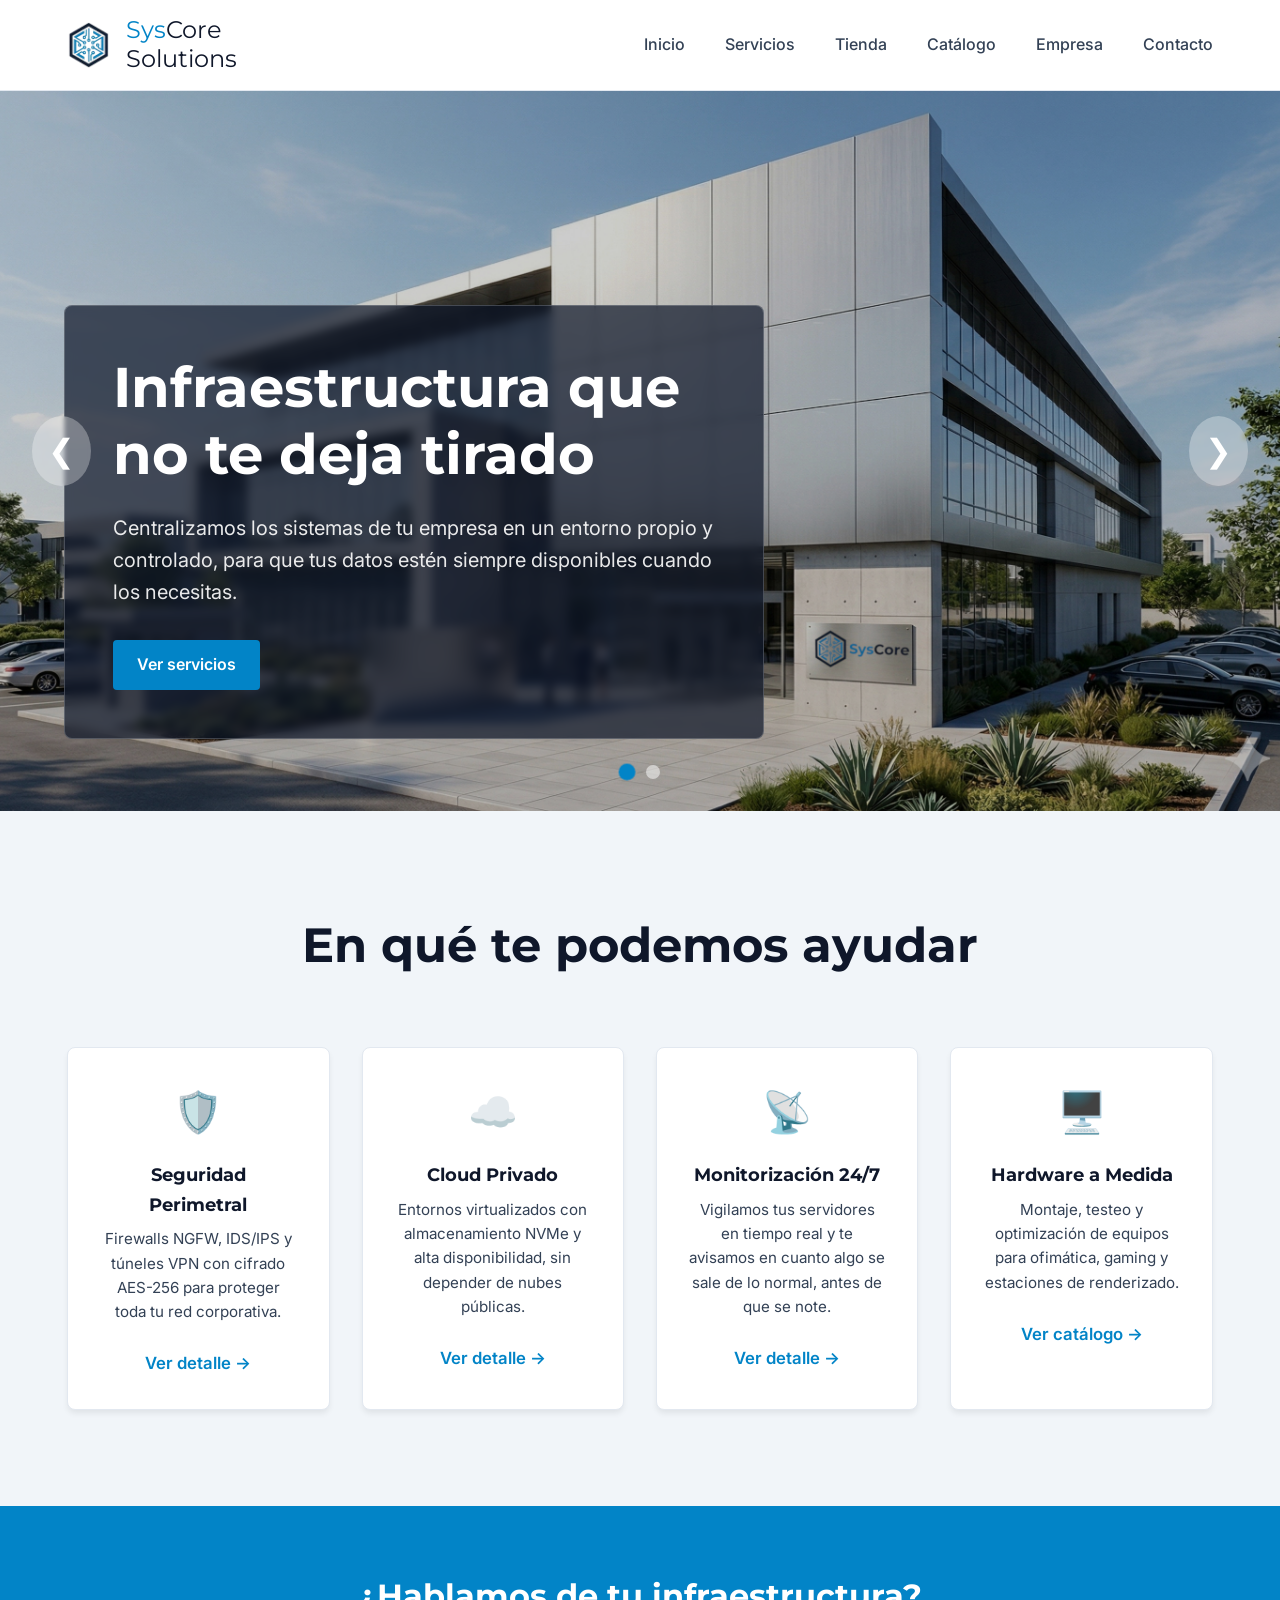
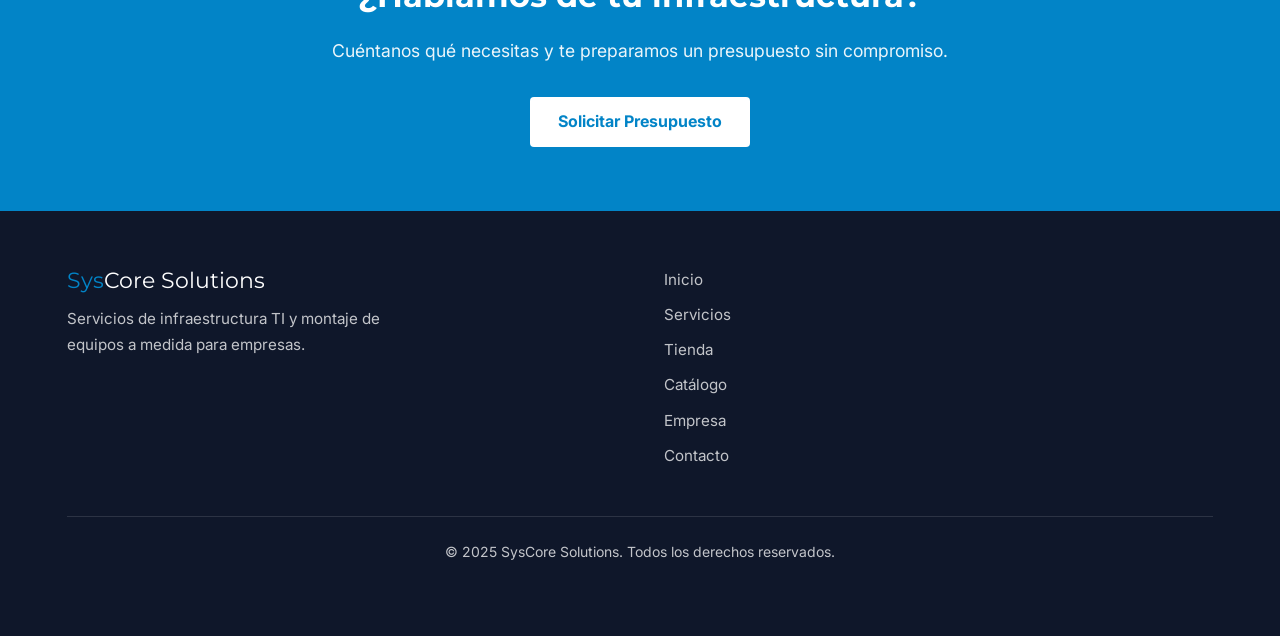
<file: index.html>
<!DOCTYPE html>
<html lang="es">

<head>
    <meta charset="UTF-8">
    <meta name="viewport" content="width=device-width, initial-scale=1.0">
    <title>SysCore Solutions - Inicio</title>
    <link rel="preconnect" href="https://fonts.googleapis.com">
    <link rel="preconnect" href="https://fonts.gstatic.com" crossorigin>
    <link href="https://fonts.googleapis.com/css2?family=Inter:wght@400;500;600&family=Montserrat:wght@700&display=swap"
        rel="stylesheet">
    <link rel="stylesheet" href="styles.css">
</head>

<body>

    <header>
        <div class="container nav-container">
            <div class="logo-container">
                <img src="imagenes/logo.png" alt="Logotipo SysCore Solutions" class="logo-img">
                <div class="logo"><span class="logo-sys">Sys</span>Core<br>Solutions</div>
            </div>
            <div class="menu-toggle">☰</div>
            <nav>
                <ul class="nav-links">
                    <li><a href="index.html">Inicio</a></li>
                    <li><a href="servicios.html">Servicios</a></li>
                    <li><a href="tienda.html">Tienda</a></li>
                    <li><a href="catalogo.html">Catálogo</a></li>
                    <li><a href="empresa.html">Empresa</a></li>
                    <li><a href="contacto.html">Contacto</a></li>
                </ul>
            </nav>
        </div>
    </header>

    <section class="hero">
        <button class="carousel-control prev" id="prevBtn">&#10094;</button>
        <button class="carousel-control next" id="nextBtn">&#10095;</button>

        <div class="carousel-track" id="carouselTrack">
            <div class="slide">
                <img src="imagenes/sede-empresarial.jpg" alt="Sede empresarial de SysCore Solutions">
                <div class="hero-content">
                    <h1>Infraestructura que no te deja tirado</h1>
                    <p>Centralizamos los sistemas de tu empresa en un entorno propio y controlado, para que tus datos
                        estén siempre disponibles cuando los necesitas.</p>
                    <a href="servicios.html" class="btn-primary">Ver servicios</a>
                </div>
            </div>
            <div class="slide">
                <img src="imagenes/sala-servidores.jpg" alt="Sala de servidores de alta disponibilidad">
                <div class="hero-content">
                    <h1>Servidores con redundancia</h1>
                    <p>Montamos los servidores con copias y discos en RAID, de forma que si falla una pieza el servicio
                        sigue funcionando mientras lo solucionamos.</p>
                    <a href="tienda.html" class="btn-primary">Ver tienda</a>
                </div>
            </div>
        </div>

        <ul class="carousel-indicators">
            <li class="indicator active" data-slide="0"></li>
            <li class="indicator" data-slide="1"></li>
        </ul>
    </section>

    <script>
        const track = document.getElementById('carouselTrack');
        const nextBtn = document.getElementById('nextBtn');
        const prevBtn = document.getElementById('prevBtn');
        const indicatorContainer = document.querySelector('.carousel-indicators');
        const indicators = Array.from(indicatorContainer.children);
        let currentSlide = 0;
        const totalSlides = 2;
        let autoPlayInterval;

        const moveToSlide = (targetIndex) => {
            track.style.transform = `translateX(-${targetIndex * 100}%)`;
            currentSlide = targetIndex;
            indicators.forEach((ind, index) => ind.classList.toggle('active', index === targetIndex));
        };
        const nextSlide = () => moveToSlide(currentSlide === totalSlides - 1 ? 0 : currentSlide + 1);
        const prevSlide = () => moveToSlide(currentSlide === 0 ? totalSlides - 1 : currentSlide - 1);

        nextBtn.addEventListener('click', () => { nextSlide(); resetAutoPlay(); });
        prevBtn.addEventListener('click', () => { prevSlide(); resetAutoPlay(); });
        indicatorContainer.addEventListener('click', e => {
            const indicator = e.target.closest('.indicator');
            if (!indicator) return;
            moveToSlide(parseInt(indicator.dataset.slide));
            resetAutoPlay();
        });

        const resetAutoPlay = () => { clearInterval(autoPlayInterval); autoPlayInterval = setInterval(nextSlide, 5000); };
        resetAutoPlay();
    </script>

    <!-- SECCIÓN DESTACADOS -->
    <section class="page-section bg-light">
        <div class="container">
            <h2 class="section-title">En qué te podemos ayudar</h2>
            <div class="highlights-grid">
                <div class="highlight-card">
                    <span class="highlight-icon" aria-hidden="true">🛡️</span>
                    <h3>Seguridad Perimetral</h3>
                    <p>Firewalls NGFW, IDS/IPS y túneles VPN con cifrado AES-256 para proteger toda tu red corporativa.</p>
                    <br>
                    <a href="ficha-seguridad.html" class="card-link">Ver detalle →</a>
                </div>
                <div class="highlight-card">
                    <span class="highlight-icon" aria-hidden="true">☁️</span>
                    <h3>Cloud Privado</h3>
                    <p>Entornos virtualizados con almacenamiento NVMe y alta disponibilidad, sin depender de nubes públicas.</p>
                    <br>
                    <a href="servicios.html" class="card-link">Ver detalle →</a>
                </div>
                <div class="highlight-card">
                    <span class="highlight-icon" aria-hidden="true">📡</span>
                    <h3>Monitorización 24/7</h3>
                    <p>Vigilamos tus servidores en tiempo real y te avisamos en cuanto algo se sale de lo normal, antes de que se note.</p>
                    <br>
                    <a href="servicios.html" class="card-link">Ver detalle →</a>
                </div>
                <div class="highlight-card">
                    <span class="highlight-icon" aria-hidden="true">🖥️</span>
                    <h3>Hardware a Medida</h3>
                    <p>Montaje, testeo y optimización de equipos para ofimática, gaming y estaciones de renderizado.</p>
                    <br>
                    <a href="tienda.html" class="card-link">Ver catálogo →</a>
                </div>
            </div>
        </div>
    </section>

    <!-- CTA BANNER -->
    <section class="cta-banner">
        <div class="container">
            <h2>¿Hablamos de tu infraestructura?</h2>
            <p>Cuéntanos qué necesitas y te preparamos un presupuesto sin compromiso.</p>
            <a href="contacto.html" class="btn-secondary">Solicitar Presupuesto</a>
        </div>
    </section>

    <!-- FOOTER -->
    <footer>
        <div class="container footer-container">
            <div class="footer-brand">
                <div class="logo"><span class="logo-sys">Sys</span>Core Solutions</div>
                <p>Servicios de infraestructura TI y montaje de equipos a medida para empresas.</p>
            </div>
            <nav class="footer-nav" aria-label="Navegación pie de página">
                <ul>
                    <li><a href="index.html">Inicio</a></li>
                    <li><a href="servicios.html">Servicios</a></li>
                    <li><a href="tienda.html">Tienda</a></li>
                    <li><a href="catalogo.html">Catálogo</a></li>
                    <li><a href="empresa.html">Empresa</a></li>
                    <li><a href="contacto.html">Contacto</a></li>
                </ul>
            </nav>
            <p class="footer-copy">© 2025 SysCore Solutions. Todos los derechos reservados.</p>
        </div>
    </footer>

</body>

</html>
</file>
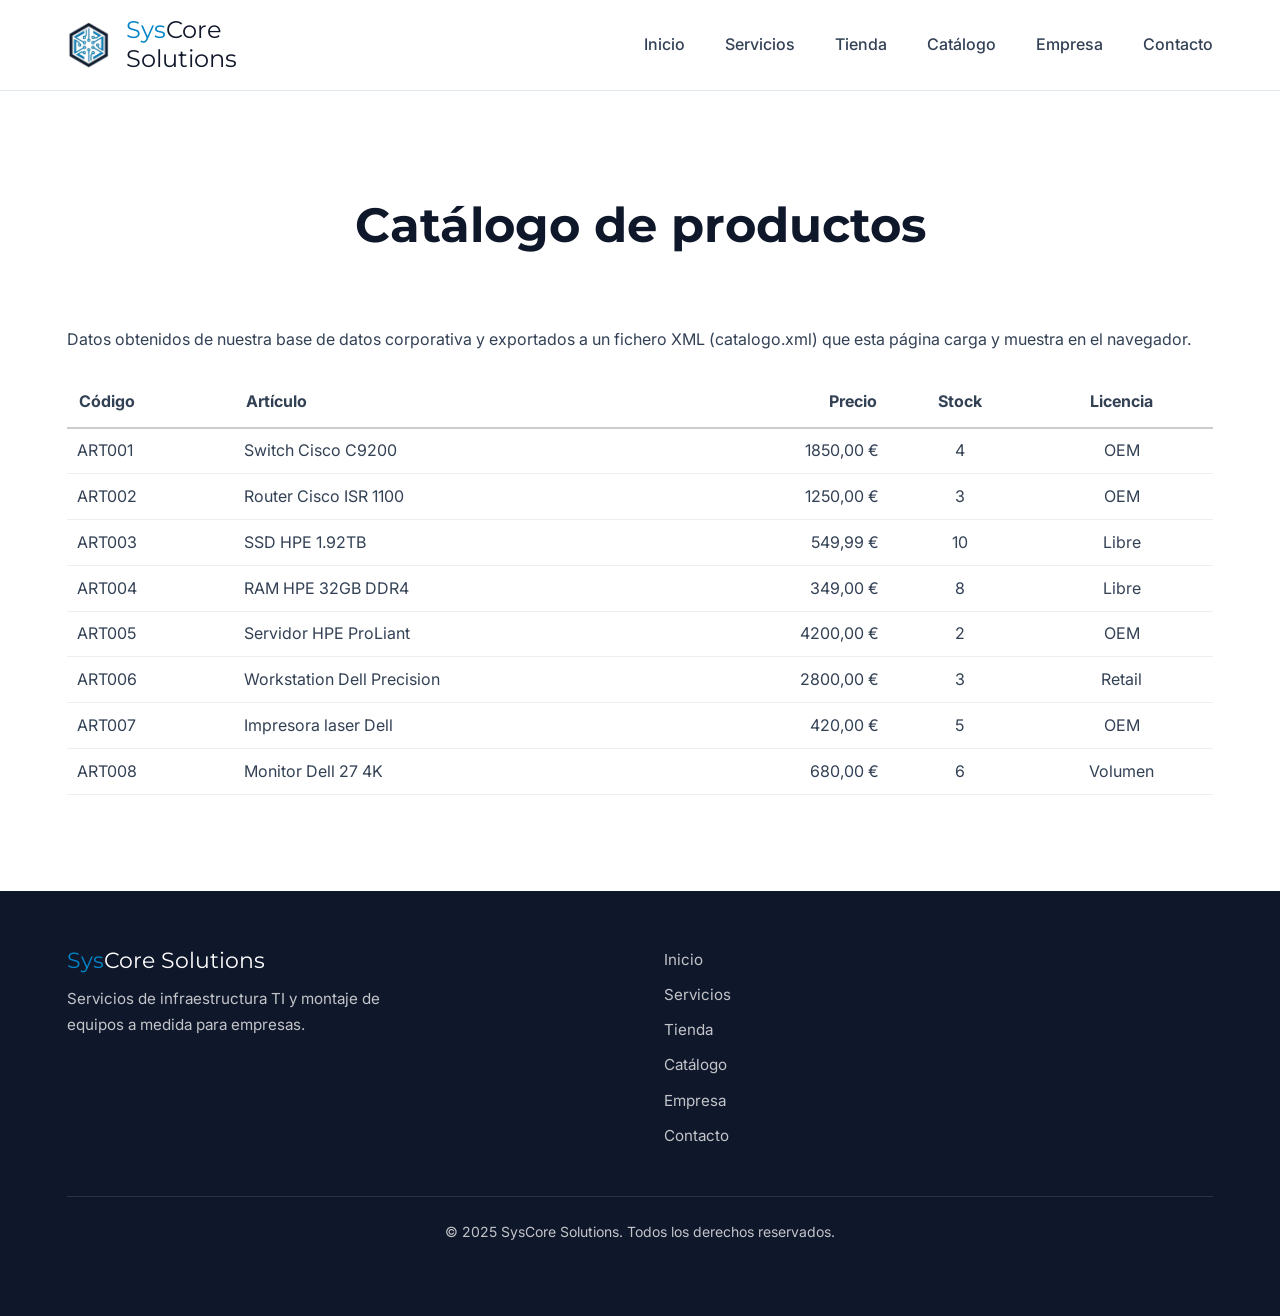
<file: catalogo.html>
<!DOCTYPE html>
<html lang="es">

<head>
    <meta charset="UTF-8">
    <meta name="viewport" content="width=device-width, initial-scale=1.0">
    <title>SysCore Solutions - Catálogo</title>
    <link rel="preconnect" href="https://fonts.googleapis.com">
    <link rel="preconnect" href="https://fonts.gstatic.com" crossorigin>
    <link href="https://fonts.googleapis.com/css2?family=Inter:wght@400;500;600&family=Montserrat:wght@700&display=swap"
        rel="stylesheet">
    <link rel="stylesheet" href="styles.css">
</head>

<body class="bg-white">

    <header>
        <div class="container nav-container">
            <div class="logo-container">
                <img src="imagenes/logo.png" alt="Logotipo SysCore Solutions" class="logo-img">
                <div class="logo"><span class="logo-sys">Sys</span>Core<br>Solutions</div>
            </div>
            <div class="menu-toggle">&#9776;</div>
            <nav>
                <ul class="nav-links">
                    <li><a href="index.html">Inicio</a></li>
                    <li><a href="servicios.html">Servicios</a></li>
                    <li><a href="tienda.html">Tienda</a></li>
                    <li><a href="catalogo.html">Catálogo</a></li>
                    <li><a href="empresa.html">Empresa</a></li>
                    <li><a href="contacto.html">Contacto</a></li>
                </ul>
            </nav>
        </div>
    </header>

    <section class="page-section">
        <div class="container">
            <h2 class="section-title">Catálogo de productos</h2>
            <p>Datos obtenidos de nuestra base de datos corporativa y exportados a un fichero XML
               (catalogo.xml) que esta página carga y muestra en el navegador.</p>

            <!-- La tabla se rellena por JavaScript a partir de catalogo.xml -->
            <div id="estado" style="margin-top:1rem;"></div>
            <table id="tabla-catalogo" style="width:100%; border-collapse:collapse; margin-top:1.5rem; display:none;">
                <thead>
                    <tr>
                        <th style="text-align:left; padding:0.75rem; border-bottom:2px solid #ccc;">Código</th>
                        <th style="text-align:left; padding:0.75rem; border-bottom:2px solid #ccc;">Artículo</th>
                        <th style="text-align:right; padding:0.75rem; border-bottom:2px solid #ccc;">Precio</th>
                        <th style="text-align:center; padding:0.75rem; border-bottom:2px solid #ccc;">Stock</th>
                        <th style="text-align:center; padding:0.75rem; border-bottom:2px solid #ccc;">Licencia</th>
                    </tr>
                </thead>
                <tbody id="cuerpo-catalogo"></tbody>
            </table>
        </div>
    </section>

    <!-- FOOTER -->
    <footer>
        <div class="container footer-container">
            <div class="footer-brand">
                <div class="logo"><span class="logo-sys">Sys</span>Core Solutions</div>
                <p>Servicios de infraestructura TI y montaje de equipos a medida para empresas.</p>
            </div>
            <nav class="footer-nav" aria-label="Navegación pie de página">
                <ul>
                    <li><a href="index.html">Inicio</a></li>
                    <li><a href="servicios.html">Servicios</a></li>
                    <li><a href="tienda.html">Tienda</a></li>
                    <li><a href="catalogo.html">Catálogo</a></li>
                    <li><a href="empresa.html">Empresa</a></li>
                    <li><a href="contacto.html">Contacto</a></li>
                </ul>
            </nav>
            <p class="footer-copy">&copy; 2025 SysCore Solutions. Todos los derechos reservados.</p>
        </div>
    </footer>

    <script src="catalogo.js"></script>
</body>

</html>
</file>
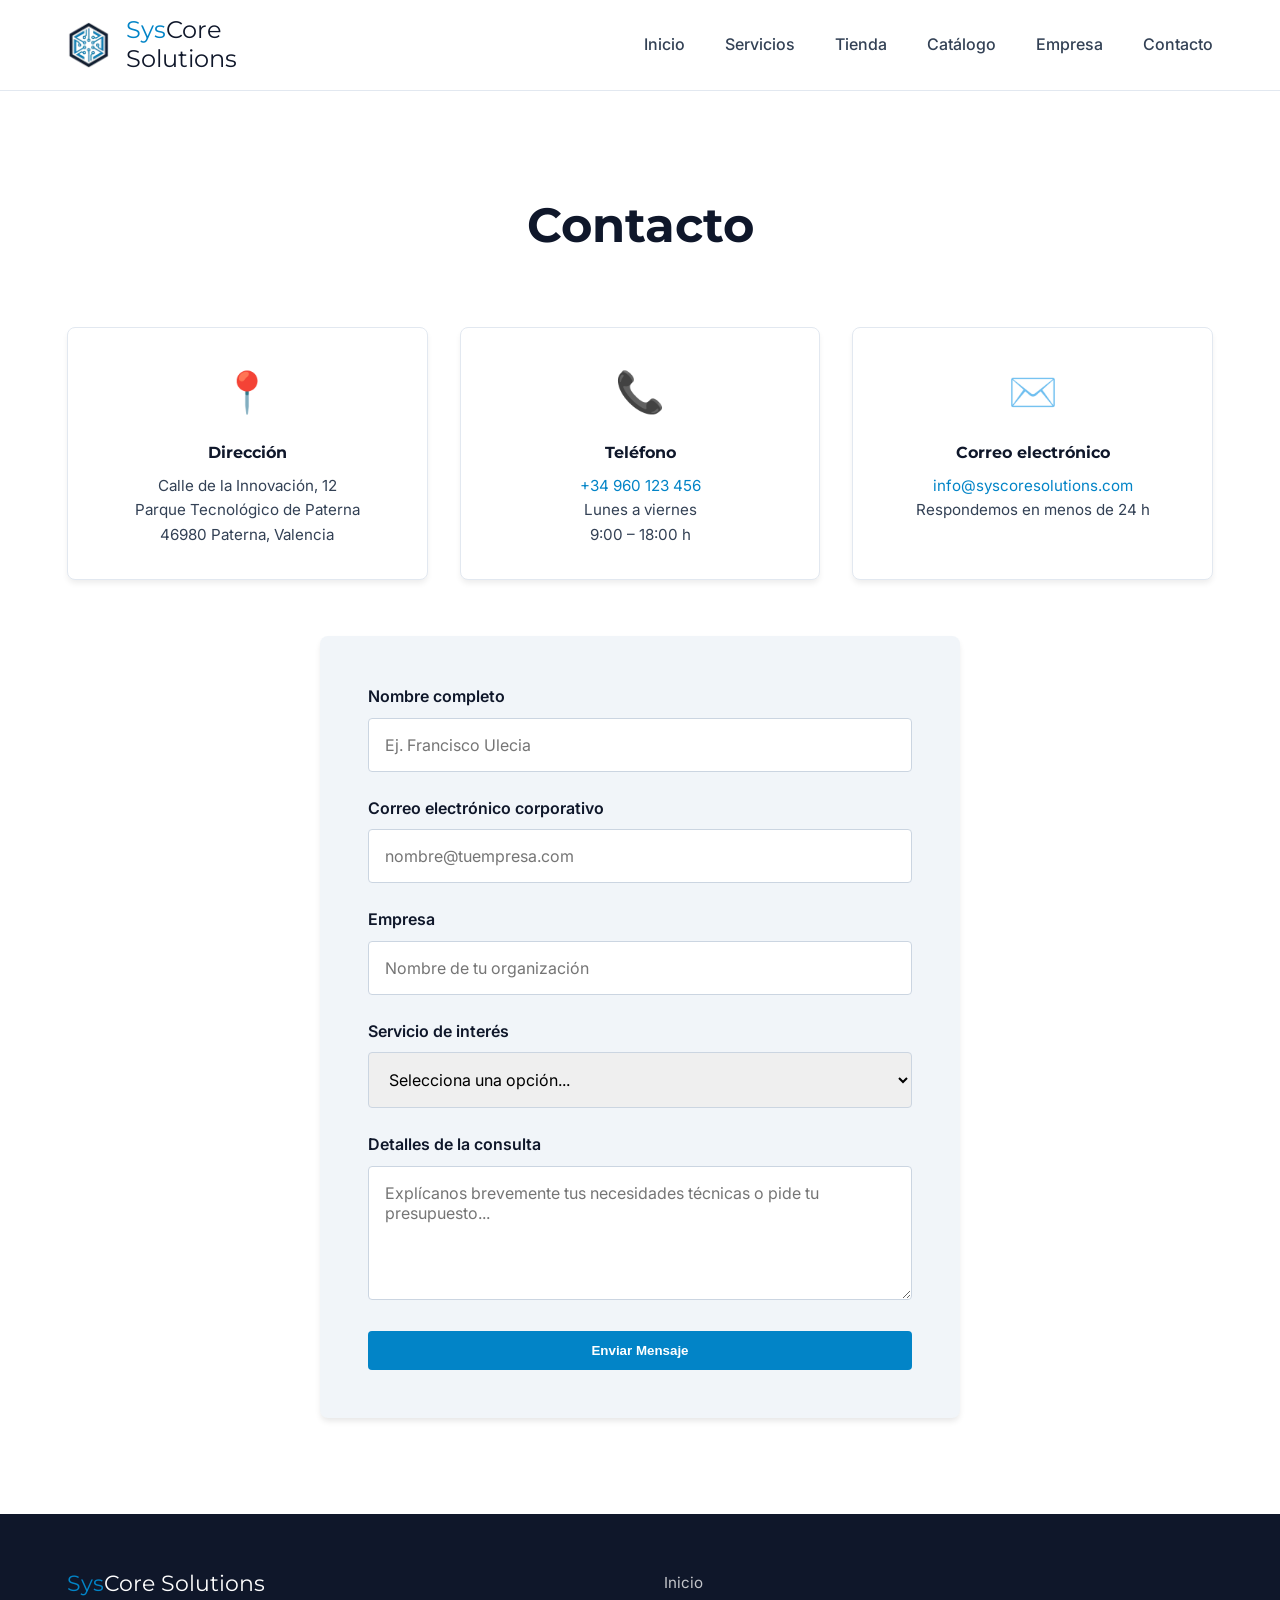
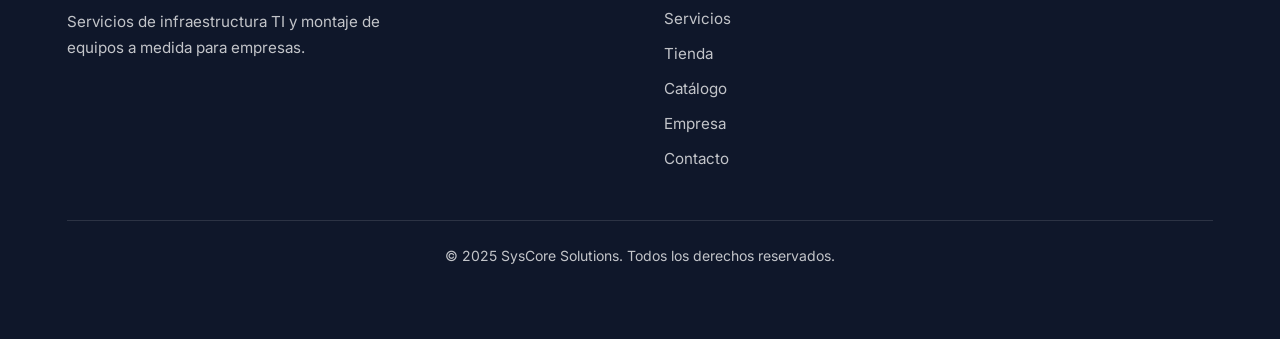
<file: contacto.html>
<!DOCTYPE html>
<html lang="es">

<head>
    <meta charset="UTF-8">
    <meta name="viewport" content="width=device-width, initial-scale=1.0">
    <title>SysCore Solutions - Contacto</title>
    <link rel="preconnect" href="https://fonts.googleapis.com">
    <link rel="preconnect" href="https://fonts.gstatic.com" crossorigin>
    <link href="https://fonts.googleapis.com/css2?family=Inter:wght@400;500;600&family=Montserrat:wght@700&display=swap"
        rel="stylesheet">
    <link rel="stylesheet" href="styles.css">
</head>

<body class="bg-white">

    <header>
        <div class="container nav-container">
            <div class="logo-container">
                <img src="imagenes/logo.png" alt="Logotipo SysCore Solutions" class="logo-img">
                <div class="logo"><span class="logo-sys">Sys</span>Core<br>Solutions</div>
            </div>
            <div class="menu-toggle">☰</div>
            <nav>
                <ul class="nav-links">
                    <li><a href="index.html">Inicio</a></li>
                    <li><a href="servicios.html">Servicios</a></li>
                    <li><a href="tienda.html">Tienda</a></li>
                    <li><a href="catalogo.html">Catálogo</a></li>
                    <li><a href="empresa.html">Empresa</a></li>
                    <li><a href="contacto.html">Contacto</a></li>
                </ul>
            </nav>
        </div>
    </header>

    <section class="page-section">
        <div class="container">
            <h2 class="section-title">Contacto</h2>

            <!-- DATOS BÁSICOS DE CONTACTO -->
            <div style="display: grid; grid-template-columns: repeat(auto-fit, minmax(14rem, 1fr)); gap: 2rem; margin-bottom: 3.5rem; text-align: center;">
                <div class="highlight-card">
                    <span class="highlight-icon" aria-hidden="true">📍</span>
                    <h3 style="font-size: 1rem;">Dirección</h3>
                    <p>Calle de la Innovación, 12<br>Parque Tecnológico de Paterna<br>46980 Paterna, Valencia</p>
                </div>
                <div class="highlight-card">
                    <span class="highlight-icon" aria-hidden="true">📞</span>
                    <h3 style="font-size: 1rem;">Teléfono</h3>
                    <p><a href="tel:+34960123456" style="color: var(--accent-color);">+34 960 123 456</a><br>
                    Lunes a viernes<br>9:00 – 18:00 h</p>
                </div>
                <div class="highlight-card">
                    <span class="highlight-icon" aria-hidden="true">✉️</span>
                    <h3 style="font-size: 1rem;">Correo electrónico</h3>
                    <p><a href="mailto:info@syscoresolutions.com" style="color: var(--accent-color);">info@syscoresolutions.com</a><br>
                    Respondemos en menos de 24 h</p>
                </div>
            </div>

            <form class="contact-form" onsubmit="event.preventDefault(); alert('Mensaje enviado correctamente. ✔️');">
                <div class="form-group">
                    <label for="nombre">Nombre completo</label>
                    <input type="text" id="nombre" placeholder="Ej. Francisco Ulecia" required>
                </div>
                <div class="form-group">
                    <label for="email">Correo electrónico corporativo</label>
                    <input type="email" id="email" placeholder="nombre@tuempresa.com" required>
                </div>
                <div class="form-group">
                    <label for="empresa_nombre">Empresa</label>
                    <input type="text" id="empresa_nombre" placeholder="Nombre de tu organización">
                </div>
                <div class="form-group">
                    <label for="servicio">Servicio de interés</label>
                    <select id="servicio" required>
                        <option value="" disabled selected>Selecciona una opción...</option>
                        <option value="seguridad">Seguridad Perimetral</option>
                        <option value="cloud">Cloud Privado</option>
                        <option value="monitorizacion">Monitorización 24/7</option>
                        <option value="hardware">Montaje de Hardware a Medida</option>
                        <option value="otro">Otro / Consulta General</option>
                    </select>
                </div>
                <div class="form-group">
                    <label for="mensaje">Detalles de la consulta</label>
                    <textarea id="mensaje" rows="5"
                        placeholder="Explícanos brevemente tus necesidades técnicas o pide tu presupuesto..."
                        required></textarea>
                </div>
                <button type="submit" class="btn-primary" style="width: 100%;">Enviar Mensaje</button>
            </form>
        </div>
    </section>

    <!-- FOOTER -->
    <footer>
        <div class="container footer-container">
            <div class="footer-brand">
                <div class="logo"><span class="logo-sys">Sys</span>Core Solutions</div>
                <p>Servicios de infraestructura TI y montaje de equipos a medida para empresas.</p>
            </div>
            <nav class="footer-nav" aria-label="Navegación pie de página">
                <ul>
                    <li><a href="index.html">Inicio</a></li>
                    <li><a href="servicios.html">Servicios</a></li>
                    <li><a href="tienda.html">Tienda</a></li>
                    <li><a href="catalogo.html">Catálogo</a></li>
                    <li><a href="empresa.html">Empresa</a></li>
                    <li><a href="contacto.html">Contacto</a></li>
                </ul>
            </nav>
            <p class="footer-copy">© 2025 SysCore Solutions. Todos los derechos reservados.</p>
        </div>
    </footer>

</body>

</html>
</file>
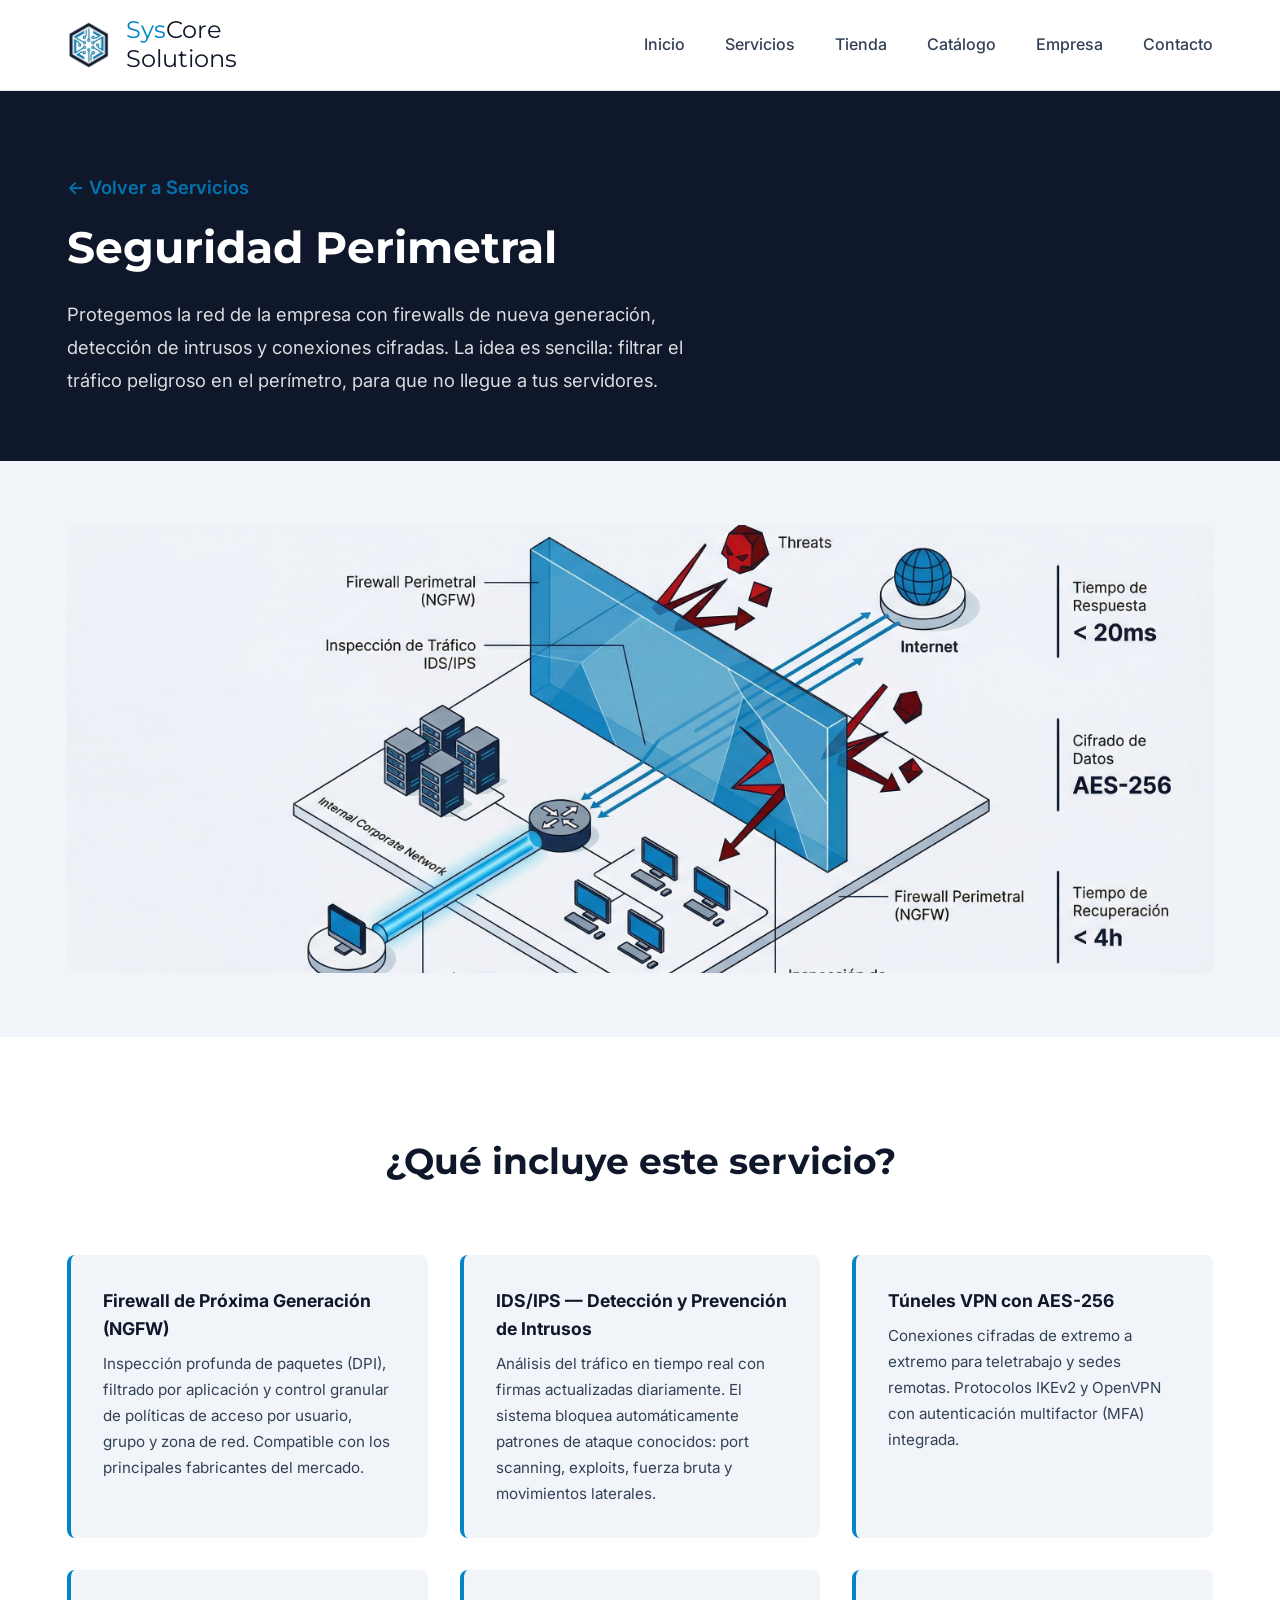
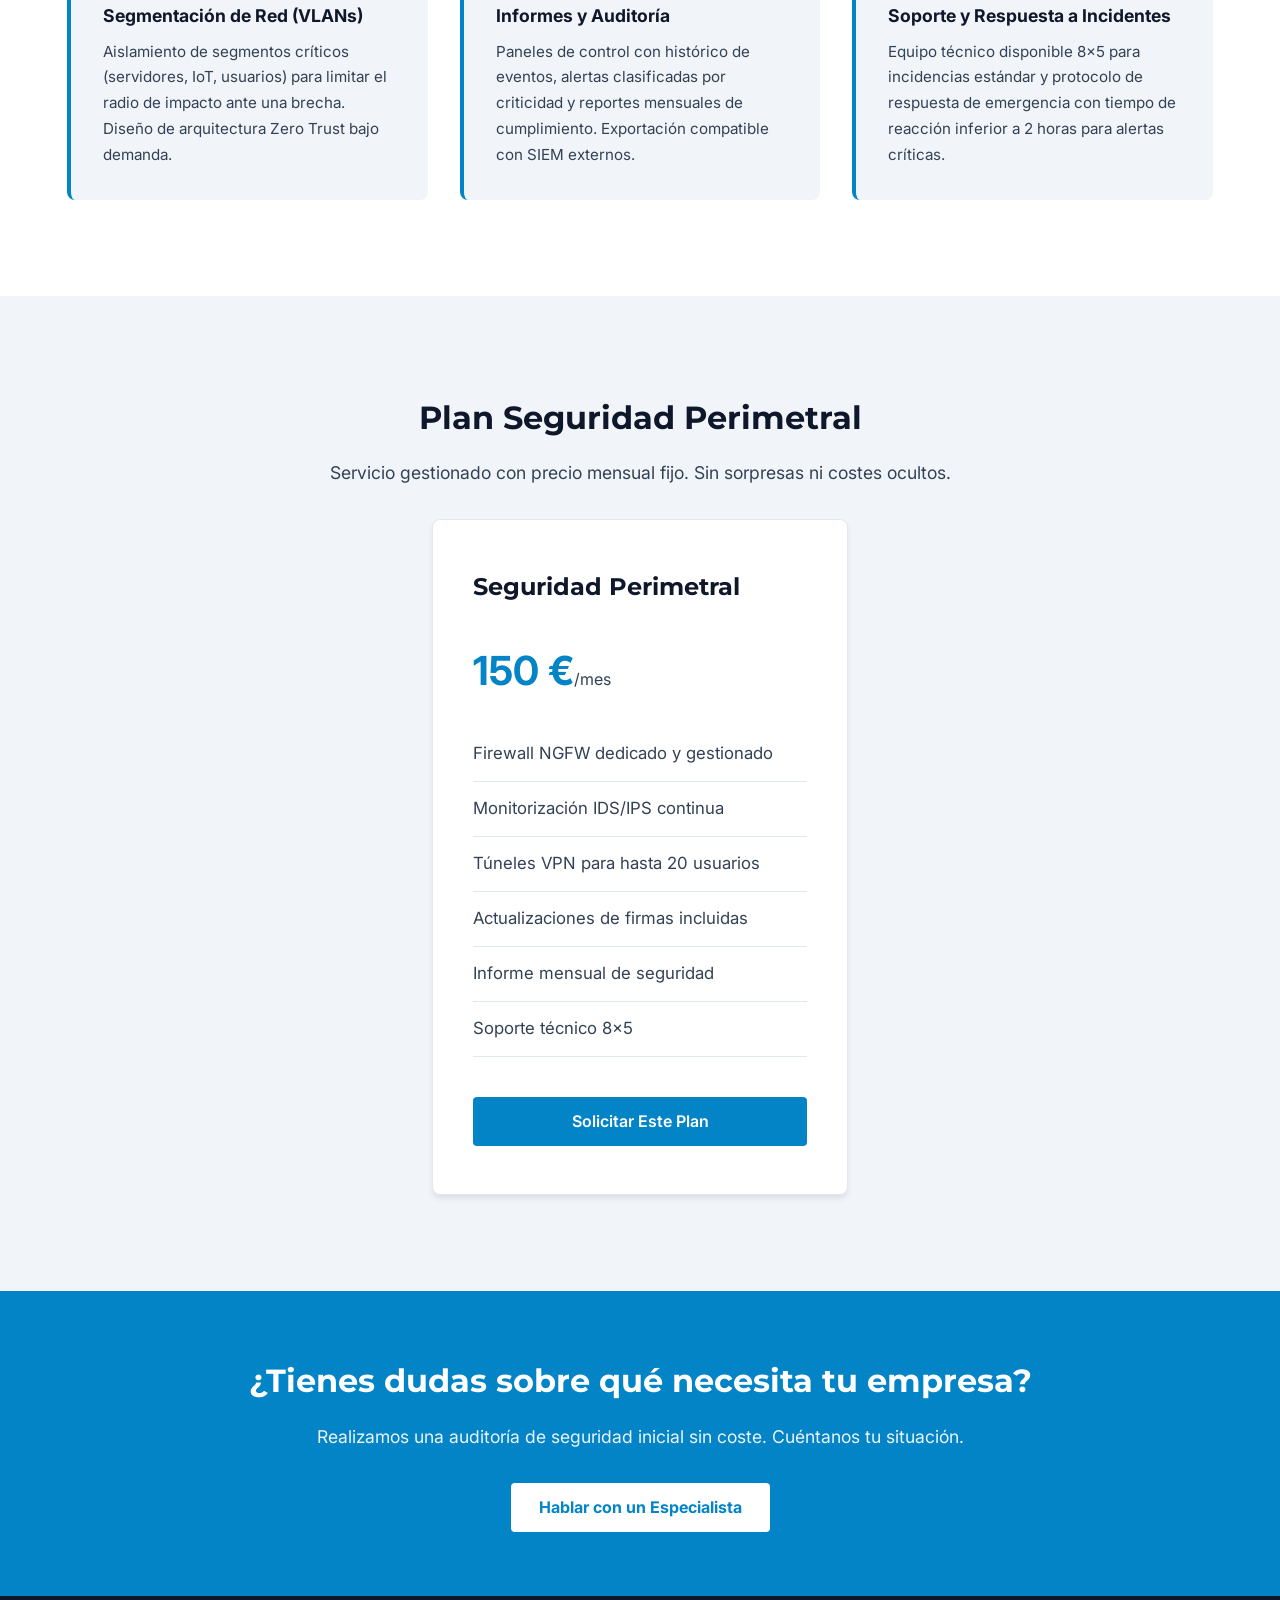
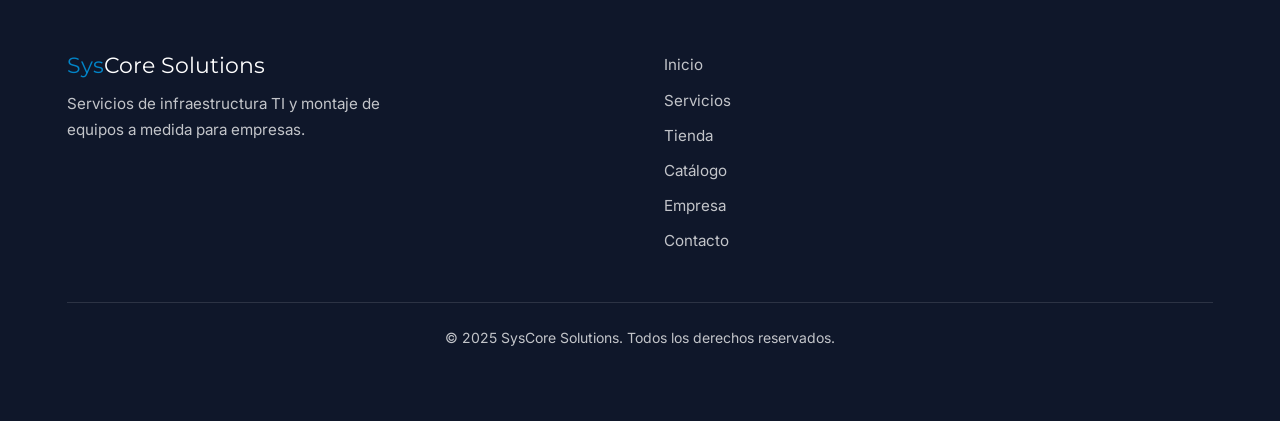
<file: ficha-seguridad.html>
<!DOCTYPE html>
<html lang="es">

<head>
    <meta charset="UTF-8">
    <meta name="viewport" content="width=device-width, initial-scale=1.0">
    <title>SysCore Solutions - Seguridad Perimetral</title>
    <link rel="preconnect" href="https://fonts.googleapis.com">
    <link rel="preconnect" href="https://fonts.gstatic.com" crossorigin>
    <link href="https://fonts.googleapis.com/css2?family=Inter:wght@400;500;600&family=Montserrat:wght@700&display=swap"
        rel="stylesheet">
    <link rel="stylesheet" href="styles.css">
</head>

<body class="bg-white">

    <header>
        <div class="container nav-container">
            <div class="logo-container">
                <img src="imagenes/logo.png" alt="Logotipo SysCore Solutions" class="logo-img">
                <div class="logo"><span class="logo-sys">Sys</span>Core<br>Solutions</div>
            </div>
            <div class="menu-toggle">☰</div>
            <nav>
                <ul class="nav-links">
                    <li><a href="index.html">Inicio</a></li>
                    <li><a href="servicios.html">Servicios</a></li>
                    <li><a href="tienda.html">Tienda</a></li>
                    <li><a href="catalogo.html">Catálogo</a></li>
                    <li><a href="empresa.html">Empresa</a></li>
                    <li><a href="contacto.html">Contacto</a></li>
                </ul>
            </nav>
        </div>
    </header>

    <!-- FICHA HERO -->
    <section class="ficha-hero">
        <div class="container">
            <p style="color: var(--accent-color); font-weight: 600; margin-bottom: 0.5rem;">
                <a href="servicios.html" style="color: var(--accent-color);">← Volver a Servicios</a>
            </p>
            <h1>Seguridad Perimetral</h1>
            <p>Protegemos la red de la empresa con firewalls de nueva generación, detección de intrusos y conexiones
                cifradas. La idea es sencilla: filtrar el tráfico peligroso en el perímetro, para que no llegue a tus
                servidores.</p>
        </div>
    </section>

    <!-- IMAGEN PRINCIPAL -->
    <section class="page-section bg-light" style="padding: 4rem 0;">
        <div class="container">
            <img src="imagenes/servicio-seguridad.jpg" alt="Esquema de Seguridad Perimetral en SysCore Solutions"
                style="width: 100%; max-height: 28rem; object-fit: cover; border-radius: 0.5rem; display: block;">
        </div>
    </section>

    <!-- QUÉ INCLUYE -->
    <section class="page-section bg-white">
        <div class="container">
            <h2 class="section-title" style="font-size: 2.25rem;">¿Qué incluye este servicio?</h2>
            <div class="ficha-features">
                <div class="ficha-feature-item">
                    <h4>Firewall de Próxima Generación (NGFW)</h4>
                    <p>Inspección profunda de paquetes (DPI), filtrado por aplicación y control granular de políticas de
                        acceso por usuario, grupo y zona de red. Compatible con los principales fabricantes del mercado.</p>
                </div>
                <div class="ficha-feature-item">
                    <h4>IDS/IPS — Detección y Prevención de Intrusos</h4>
                    <p>Análisis del tráfico en tiempo real con firmas actualizadas diariamente. El sistema bloquea
                        automáticamente patrones de ataque conocidos: port scanning, exploits, fuerza bruta y
                        movimientos laterales.</p>
                </div>
                <div class="ficha-feature-item">
                    <h4>Túneles VPN con AES-256</h4>
                    <p>Conexiones cifradas de extremo a extremo para teletrabajo y sedes remotas. Protocolos IKEv2 y
                        OpenVPN con autenticación multifactor (MFA) integrada.</p>
                </div>
                <div class="ficha-feature-item">
                    <h4>Segmentación de Red (VLANs)</h4>
                    <p>Aislamiento de segmentos críticos (servidores, IoT, usuarios) para limitar el radio de impacto
                        ante una brecha. Diseño de arquitectura Zero Trust bajo demanda.</p>
                </div>
                <div class="ficha-feature-item">
                    <h4>Informes y Auditoría</h4>
                    <p>Paneles de control con histórico de eventos, alertas clasificadas por criticidad y reportes
                        mensuales de cumplimiento. Exportación compatible con SIEM externos.</p>
                </div>
                <div class="ficha-feature-item">
                    <h4>Soporte y Respuesta a Incidentes</h4>
                    <p>Equipo técnico disponible 8×5 para incidencias estándar y protocolo de respuesta de emergencia
                        con tiempo de reacción inferior a 2 horas para alertas críticas.</p>
                </div>
            </div>
        </div>
    </section>

    <!-- PLAN / PRECIO -->
    <section class="page-section bg-light">
        <div class="container" style="max-width: 45rem; text-align: center;">
            <h2 style="font-size: 2rem; margin-bottom: 1rem;">Plan Seguridad Perimetral</h2>
            <p style="font-size: 1.1rem; margin-bottom: 2rem; color: var(--text-main);">
                Servicio gestionado con precio mensual fijo. Sin sorpresas ni costes ocultos.
            </p>
            <div class="tienda-card" style="max-width: 26rem; margin: 0 auto; text-align: left;">
                <h3>Seguridad Perimetral</h3>
                <div class="price">150 €<span style="font-size: 1rem; font-weight: 400; color: var(--text-main);">/mes</span></div>
                <ul>
                    <li>Firewall NGFW dedicado y gestionado</li>
                    <li>Monitorización IDS/IPS continua</li>
                    <li>Túneles VPN para hasta 20 usuarios</li>
                    <li>Actualizaciones de firmas incluidas</li>
                    <li>Informe mensual de seguridad</li>
                    <li>Soporte técnico 8×5</li>
                </ul>
                <a href="contacto.html" class="btn-primary" style="text-align: center;">Solicitar Este Plan</a>
            </div>
        </div>
    </section>

    <!-- CTA BANNER -->
    <section class="cta-banner">
        <div class="container">
            <h2>¿Tienes dudas sobre qué necesita tu empresa?</h2>
            <p>Realizamos una auditoría de seguridad inicial sin coste. Cuéntanos tu situación.</p>
            <a href="contacto.html" class="btn-secondary">Hablar con un Especialista</a>
        </div>
    </section>

    <!-- FOOTER -->
    <footer>
        <div class="container footer-container">
            <div class="footer-brand">
                <div class="logo"><span class="logo-sys">Sys</span>Core Solutions</div>
                <p>Servicios de infraestructura TI y montaje de equipos a medida para empresas.</p>
            </div>
            <nav class="footer-nav" aria-label="Navegación pie de página">
                <ul>
                    <li><a href="index.html">Inicio</a></li>
                    <li><a href="servicios.html">Servicios</a></li>
                    <li><a href="tienda.html">Tienda</a></li>
                    <li><a href="catalogo.html">Catálogo</a></li>
                    <li><a href="empresa.html">Empresa</a></li>
                    <li><a href="contacto.html">Contacto</a></li>
                </ul>
            </nav>
            <p class="footer-copy">© 2025 SysCore Solutions. Todos los derechos reservados.</p>
        </div>
    </footer>

</body>

</html>
</file>
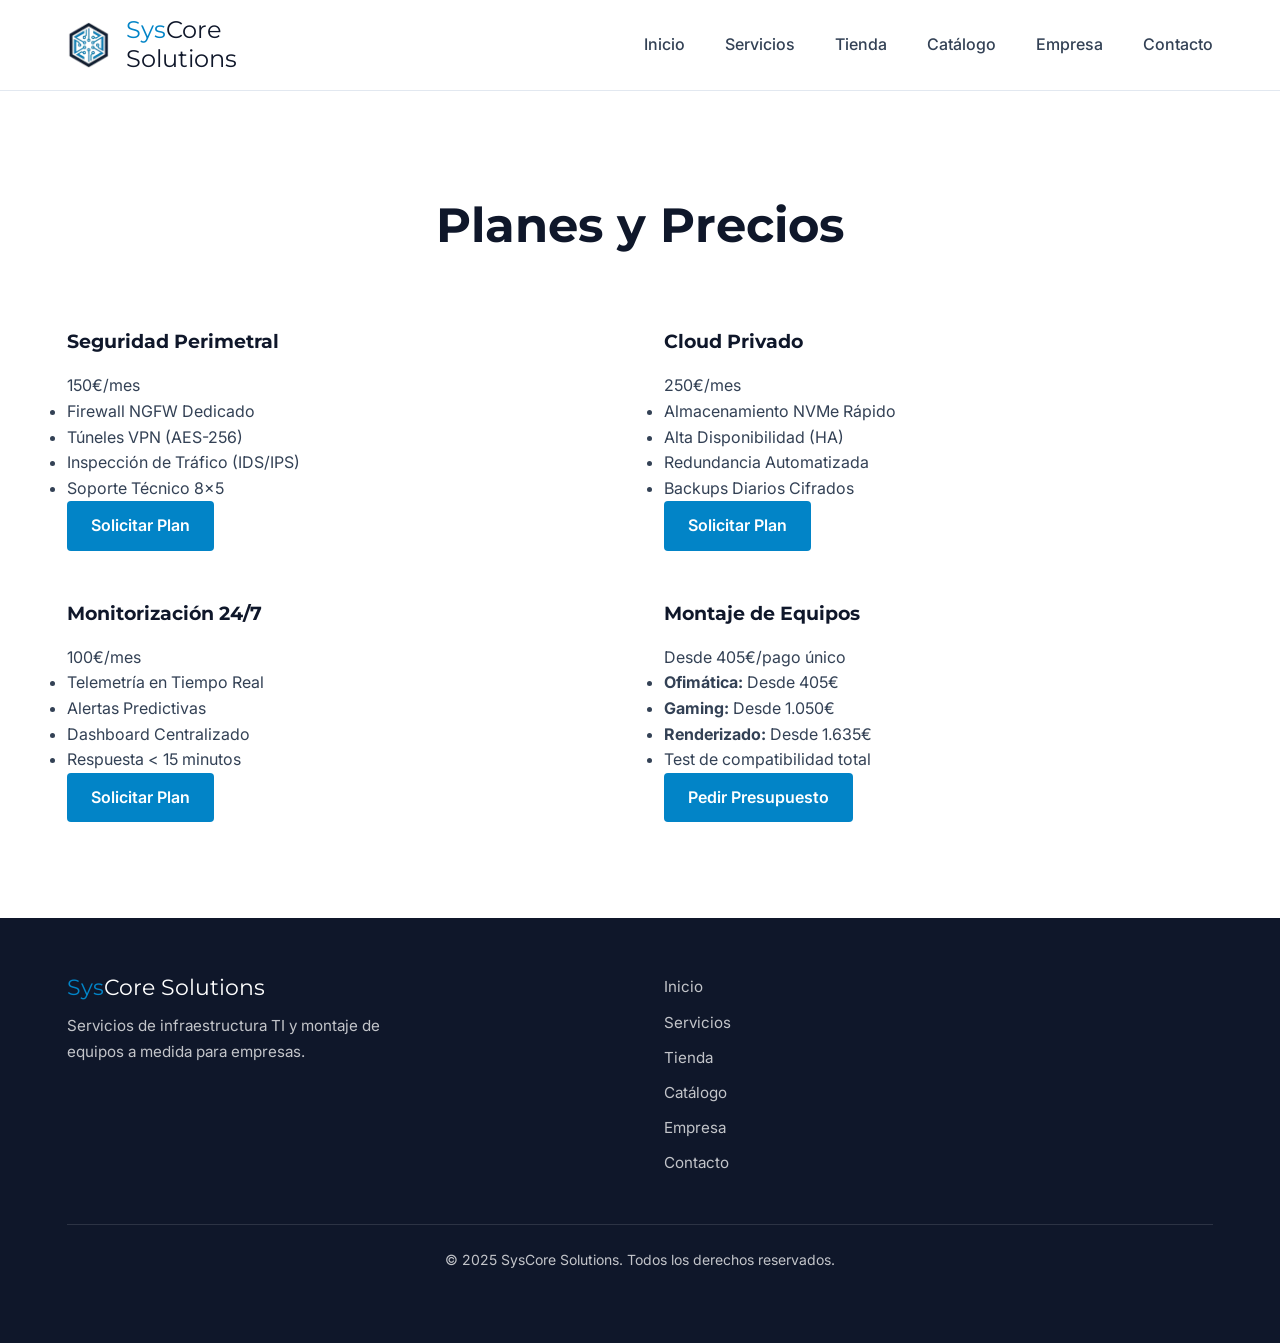
<file: planes.html>
<!DOCTYPE html>
<html lang="es">

<head>
    <meta charset="UTF-8">
    <meta name="viewport" content="width=device-width, initial-scale=1.0">
    <title>SysCore Solutions - Planes y Precios</title>
    <link rel="preconnect" href="https://fonts.googleapis.com">
    <link rel="preconnect" href="https://fonts.gstatic.com" crossorigin>
    <link href="https://fonts.googleapis.com/css2?family=Inter:wght@400;500;600&family=Montserrat:wght@700&display=swap"
        rel="stylesheet">
    <link rel="stylesheet" href="styles.css">
</head>

<body class="bg-white">

    <header>
        <div class="container nav-container">
            <div class="logo-container">
                <img src="imagenes/logo.png" alt="Logotipo SysCore Solutions" class="logo-img">
                <div class="logo"><span class="logo-sys">Sys</span>Core<br>Solutions</div>
            </div>
            <div class="menu-toggle">☰</div>
            <nav>
                <ul class="nav-links">
                    <li><a href="index.html">Inicio</a></li>
                    <li><a href="servicios.html">Servicios</a></li>
                    <li><a href="tienda.html">Tienda</a></li>
                    <li><a href="catalogo.html">Catálogo</a></li>
                    <li><a href="empresa.html">Empresa</a></li>
                    <li><a href="contacto.html">Contacto</a></li>
                </ul>
            </nav>
        </div>
    </header>

    <section class="page-section">
        <div class="container">
            <h2 class="section-title">Planes y Precios</h2>
            <div class="grid">
                <div class="pricing-card">
                    <h3>Seguridad Perimetral</h3>
                    <div class="price">150€<span>/mes</span></div>
                    <ul>
                        <li>Firewall NGFW Dedicado</li>
                        <li>Túneles VPN (AES-256)</li>
                        <li>Inspección de Tráfico (IDS/IPS)</li>
                        <li>Soporte Técnico 8x5</li>
                    </ul>
                    <a href="contacto.html" class="btn-primary">Solicitar Plan</a>
                </div>
                <div class="pricing-card">
                    <h3>Cloud Privado</h3>
                    <div class="price">250€<span>/mes</span></div>
                    <ul>
                        <li>Almacenamiento NVMe Rápido</li>
                        <li>Alta Disponibilidad (HA)</li>
                        <li>Redundancia Automatizada</li>
                        <li>Backups Diarios Cifrados</li>
                    </ul>
                    <a href="contacto.html" class="btn-primary">Solicitar Plan</a>
                </div>
                <div class="pricing-card">
                    <h3>Monitorización 24/7</h3>
                    <div class="price">100€<span>/mes</span></div>
                    <ul>
                        <li>Telemetría en Tiempo Real</li>
                        <li>Alertas Predictivas</li>
                        <li>Dashboard Centralizado</li>
                        <li>Respuesta < 15 minutos</li>
                    </ul>
                    <a href="contacto.html" class="btn-primary">Solicitar Plan</a>
                </div>
                <div class="pricing-card">
                    <h3>Montaje de Equipos</h3>
                    <div class="price">Desde 405€<span>/pago único</span></div>
                    <ul>
                        <li><strong>Ofimática:</strong> Desde 405€</li>
                        <li><strong>Gaming:</strong> Desde 1.050€</li>
                        <li><strong>Renderizado:</strong> Desde 1.635€</li>
                        <li>Test de compatibilidad total</li>
                    </ul>
                    <a href="contacto.html" class="btn-primary">Pedir Presupuesto</a>
                </div>
            </div>
        </div>
    </section>

    <!-- FOOTER -->
    <footer>
        <div class="container footer-container">
            <div class="footer-brand">
                <div class="logo"><span class="logo-sys">Sys</span>Core Solutions</div>
                <p>Servicios de infraestructura TI y montaje de equipos a medida para empresas.</p>
            </div>
            <nav class="footer-nav" aria-label="Navegación pie de página">
                <ul>
                    <li><a href="index.html">Inicio</a></li>
                    <li><a href="servicios.html">Servicios</a></li>
                    <li><a href="tienda.html">Tienda</a></li>
                    <li><a href="catalogo.html">Catálogo</a></li>
                    <li><a href="empresa.html">Empresa</a></li>
                    <li><a href="contacto.html">Contacto</a></li>
                </ul>
            </nav>
            <p class="footer-copy">© 2025 SysCore Solutions. Todos los derechos reservados.</p>
        </div>
    </footer>

</body>

</html>
</file>
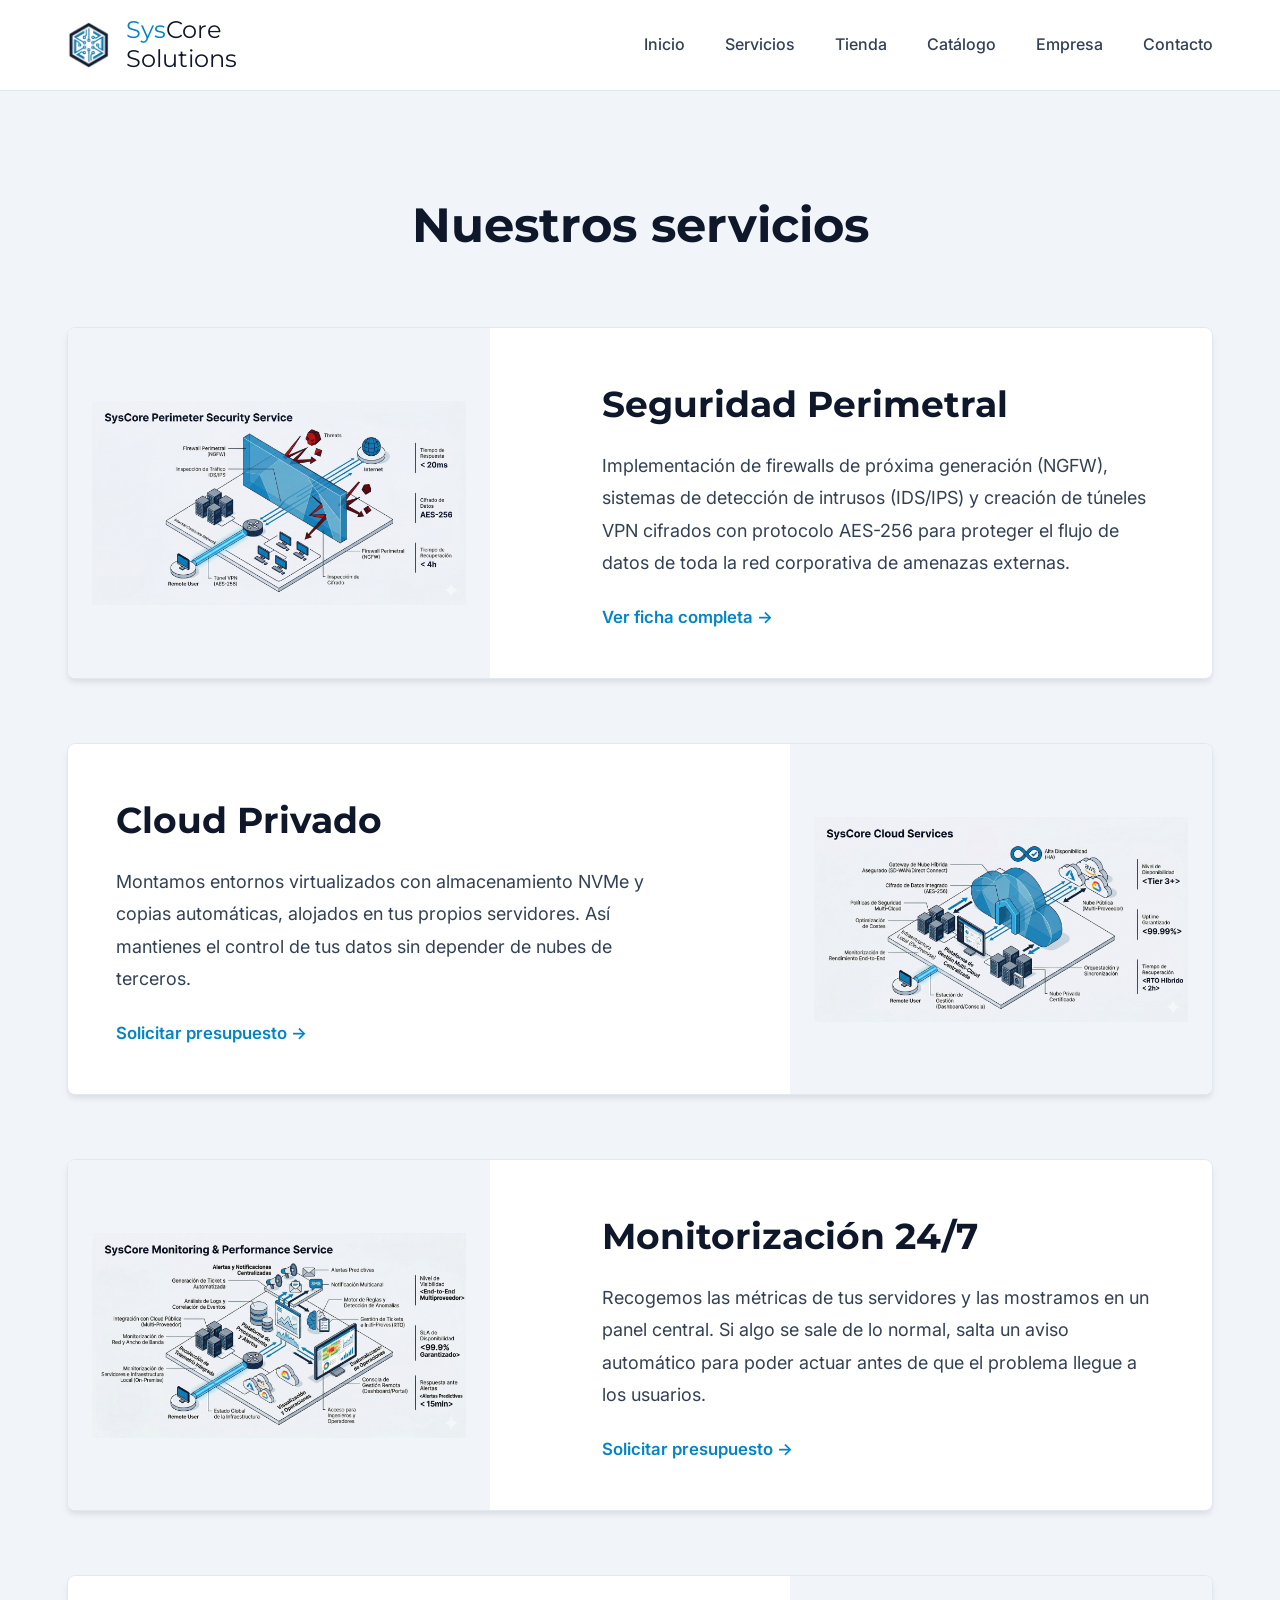
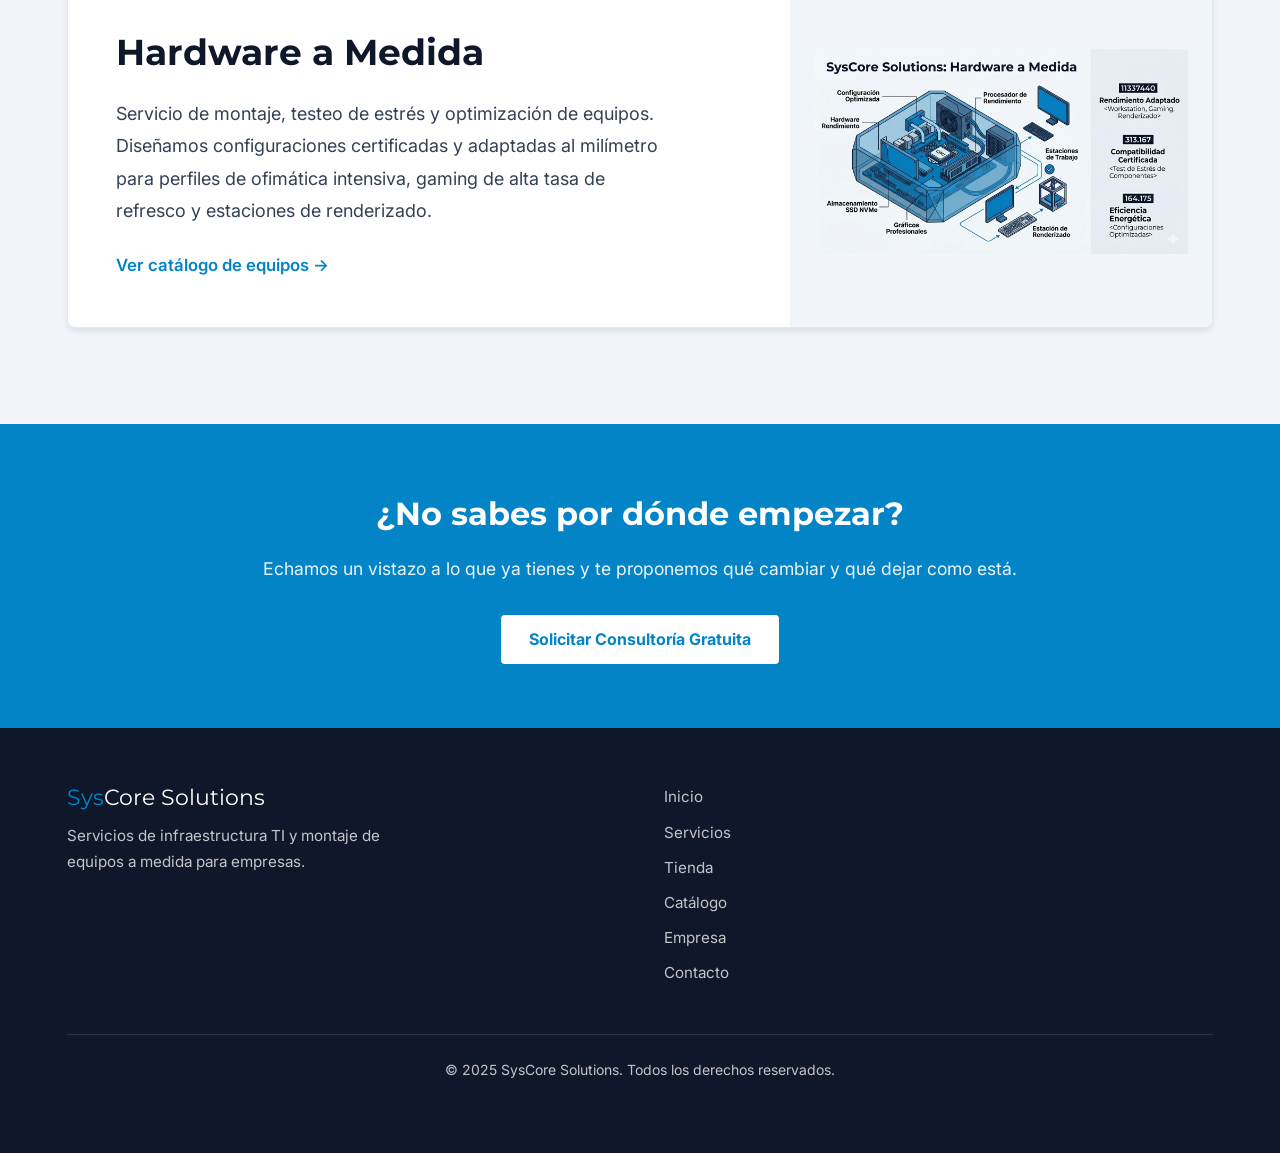
<file: servicios.html>
<!DOCTYPE html>
<html lang="es">

<head>
    <meta charset="UTF-8">
    <meta name="viewport" content="width=device-width, initial-scale=1.0">
    <title>SysCore Solutions - Servicios</title>
    <link rel="preconnect" href="https://fonts.googleapis.com">
    <link rel="preconnect" href="https://fonts.gstatic.com" crossorigin>
    <link href="https://fonts.googleapis.com/css2?family=Inter:wght@400;500;600&family=Montserrat:wght@700&display=swap"
        rel="stylesheet">
    <link rel="stylesheet" href="styles.css">
</head>

<body class="bg-light">

    <header>
        <div class="container nav-container">
            <div class="logo-container">
                <img src="imagenes/logo.png" alt="Logotipo SysCore Solutions" class="logo-img">
                <div class="logo"><span class="logo-sys">Sys</span>Core<br>Solutions</div>
            </div>
            <div class="menu-toggle">☰</div>
            <nav>
                <ul class="nav-links">
                    <li><a href="index.html">Inicio</a></li>
                    <li><a href="servicios.html">Servicios</a></li>
                    <li><a href="tienda.html">Tienda</a></li>
                    <li><a href="catalogo.html">Catálogo</a></li>
                    <li><a href="empresa.html">Empresa</a></li>
                    <li><a href="contacto.html">Contacto</a></li>
                </ul>
            </nav>
        </div>
    </header>

    <section class="page-section">
        <div class="container">
            <h2 class="section-title">Nuestros servicios</h2>

            <div class="services-list">

                <div class="service-row">
                    <div class="service-img-container">
                        <img src="imagenes/servicio-seguridad.jpg" alt="Esquema de Seguridad Perimetral">
                    </div>
                    <div class="service-details">
                        <h3>Seguridad Perimetral</h3>
                        <p>Implementación de firewalls de próxima generación (NGFW), sistemas de detección de intrusos
                            (IDS/IPS) y creación de túneles VPN cifrados con protocolo AES-256 para proteger el flujo de
                            datos de toda la red corporativa de amenazas externas.</p>
                        <a href="ficha-seguridad.html" class="card-link">Ver ficha completa →</a>
                    </div>
                </div>

                <div class="service-row">
                    <div class="service-img-container">
                        <img src="imagenes/servicio-cloud.jpg" alt="Infraestructura Cloud Privado">
                    </div>
                    <div class="service-details">
                        <h3>Cloud Privado</h3>
                        <p>Montamos entornos virtualizados con almacenamiento NVMe y copias automáticas, alojados en
                            tus propios servidores. Así mantienes el control de tus datos sin depender de nubes de
                            terceros.</p>
                        <a href="contacto.html" class="card-link">Solicitar presupuesto →</a>
                    </div>
                </div>

                <div class="service-row">
                    <div class="service-img-container">
                        <img src="imagenes/servicio-monitorizacion.jpg" alt="Panel de Monitorización">
                    </div>
                    <div class="service-details">
                        <h3>Monitorización 24/7</h3>
                        <p>Recogemos las métricas de tus servidores y las mostramos en un panel central. Si algo se
                            sale de lo normal, salta un aviso automático para poder actuar antes de que el problema
                            llegue a los usuarios.</p>
                        <a href="contacto.html" class="card-link">Solicitar presupuesto →</a>
                    </div>
                </div>

                <div class="service-row">
                    <div class="service-img-container">
                        <img src="imagenes/custom-hardware.jpg" alt="Montaje de Hardware a Medida">
                    </div>
                    <div class="service-details">
                        <h3>Hardware a Medida</h3>
                        <p>Servicio de montaje, testeo de estrés y optimización de equipos. Diseñamos configuraciones
                            certificadas y adaptadas al milímetro para perfiles de ofimática intensiva, gaming de alta
                            tasa de refresco y estaciones de renderizado.</p>
                        <a href="tienda.html" class="card-link">Ver catálogo de equipos →</a>
                    </div>
                </div>

            </div>
        </div>
    </section>

    <!-- CTA BANNER -->
    <section class="cta-banner">
        <div class="container">
            <h2>¿No sabes por dónde empezar?</h2>
            <p>Echamos un vistazo a lo que ya tienes y te proponemos qué cambiar y qué dejar como está.</p>
            <a href="contacto.html" class="btn-secondary">Solicitar Consultoría Gratuita</a>
        </div>
    </section>

    <!-- FOOTER -->
    <footer>
        <div class="container footer-container">
            <div class="footer-brand">
                <div class="logo"><span class="logo-sys">Sys</span>Core Solutions</div>
                <p>Servicios de infraestructura TI y montaje de equipos a medida para empresas.</p>
            </div>
            <nav class="footer-nav" aria-label="Navegación pie de página">
                <ul>
                    <li><a href="index.html">Inicio</a></li>
                    <li><a href="servicios.html">Servicios</a></li>
                    <li><a href="tienda.html">Tienda</a></li>
                    <li><a href="catalogo.html">Catálogo</a></li>
                    <li><a href="empresa.html">Empresa</a></li>
                    <li><a href="contacto.html">Contacto</a></li>
                </ul>
            </nav>
            <p class="footer-copy">© 2025 SysCore Solutions. Todos los derechos reservados.</p>
        </div>
    </footer>

</body>

</html>
</file>
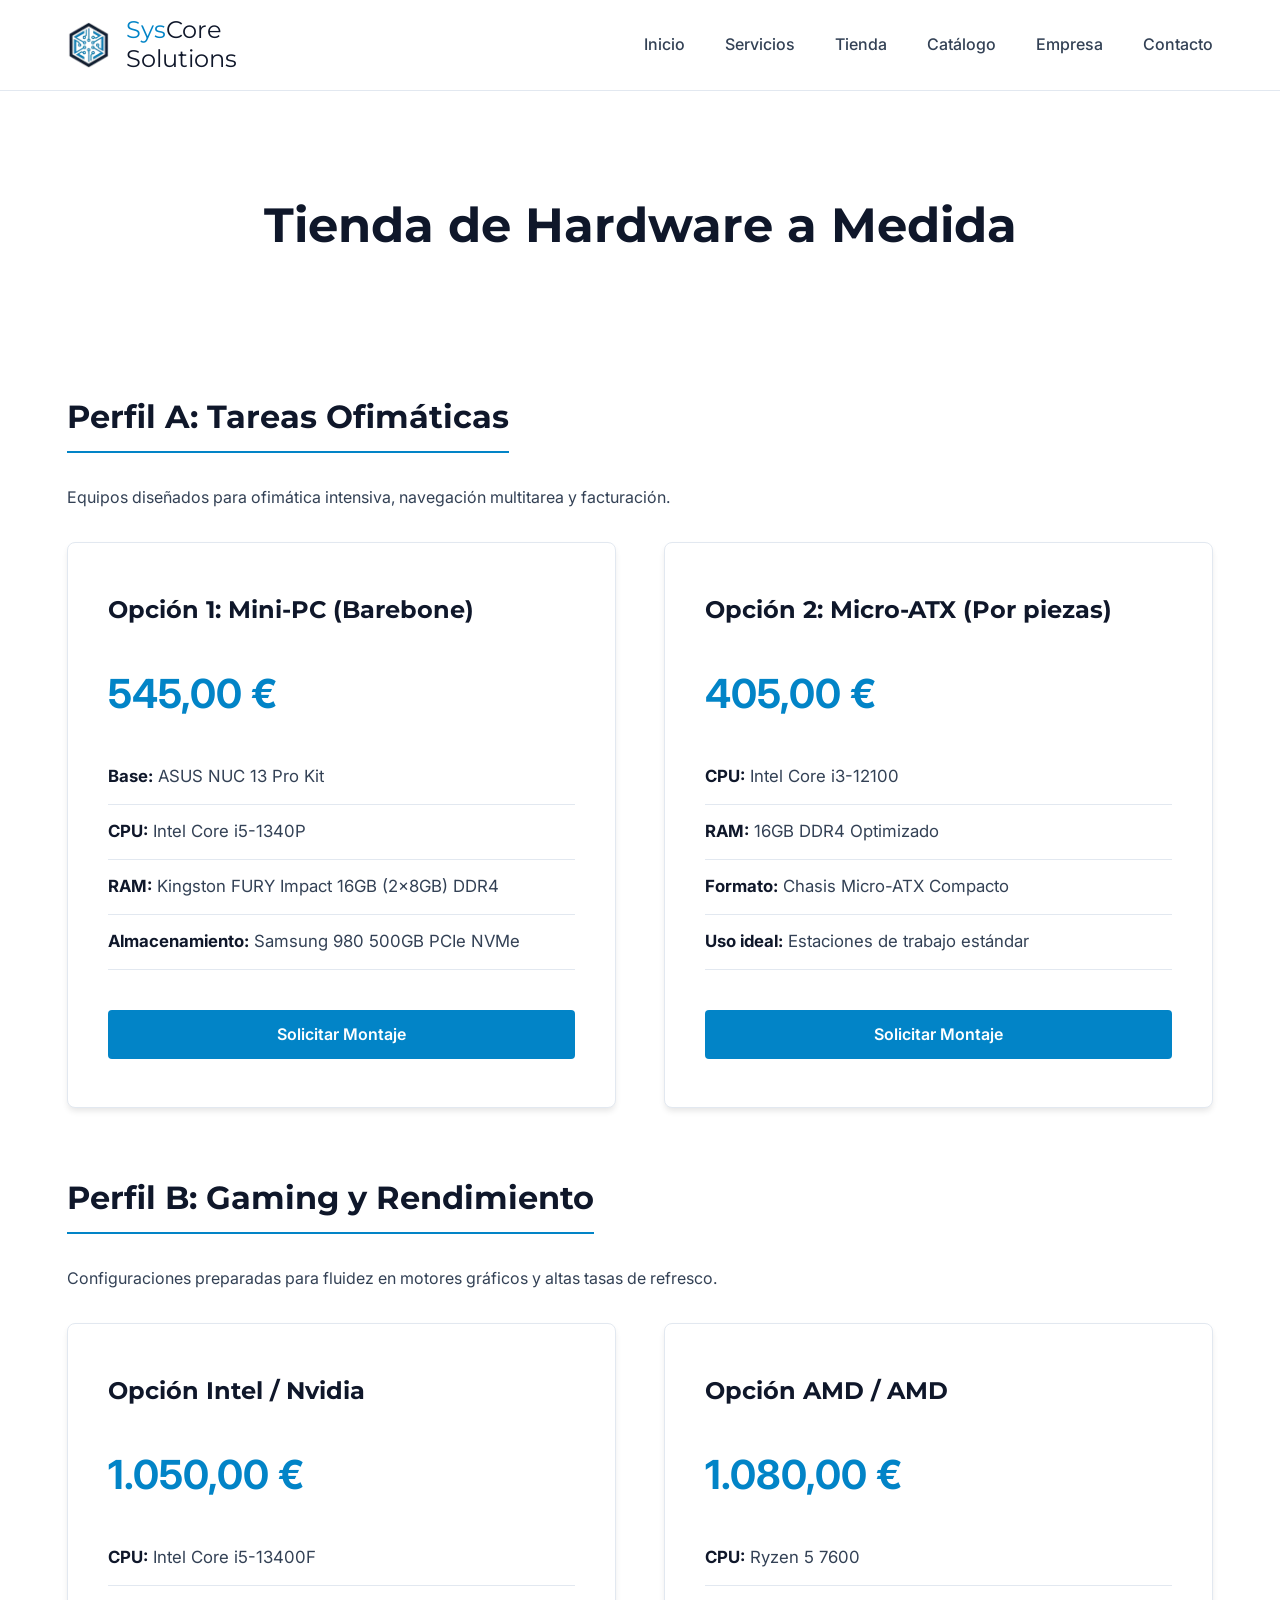
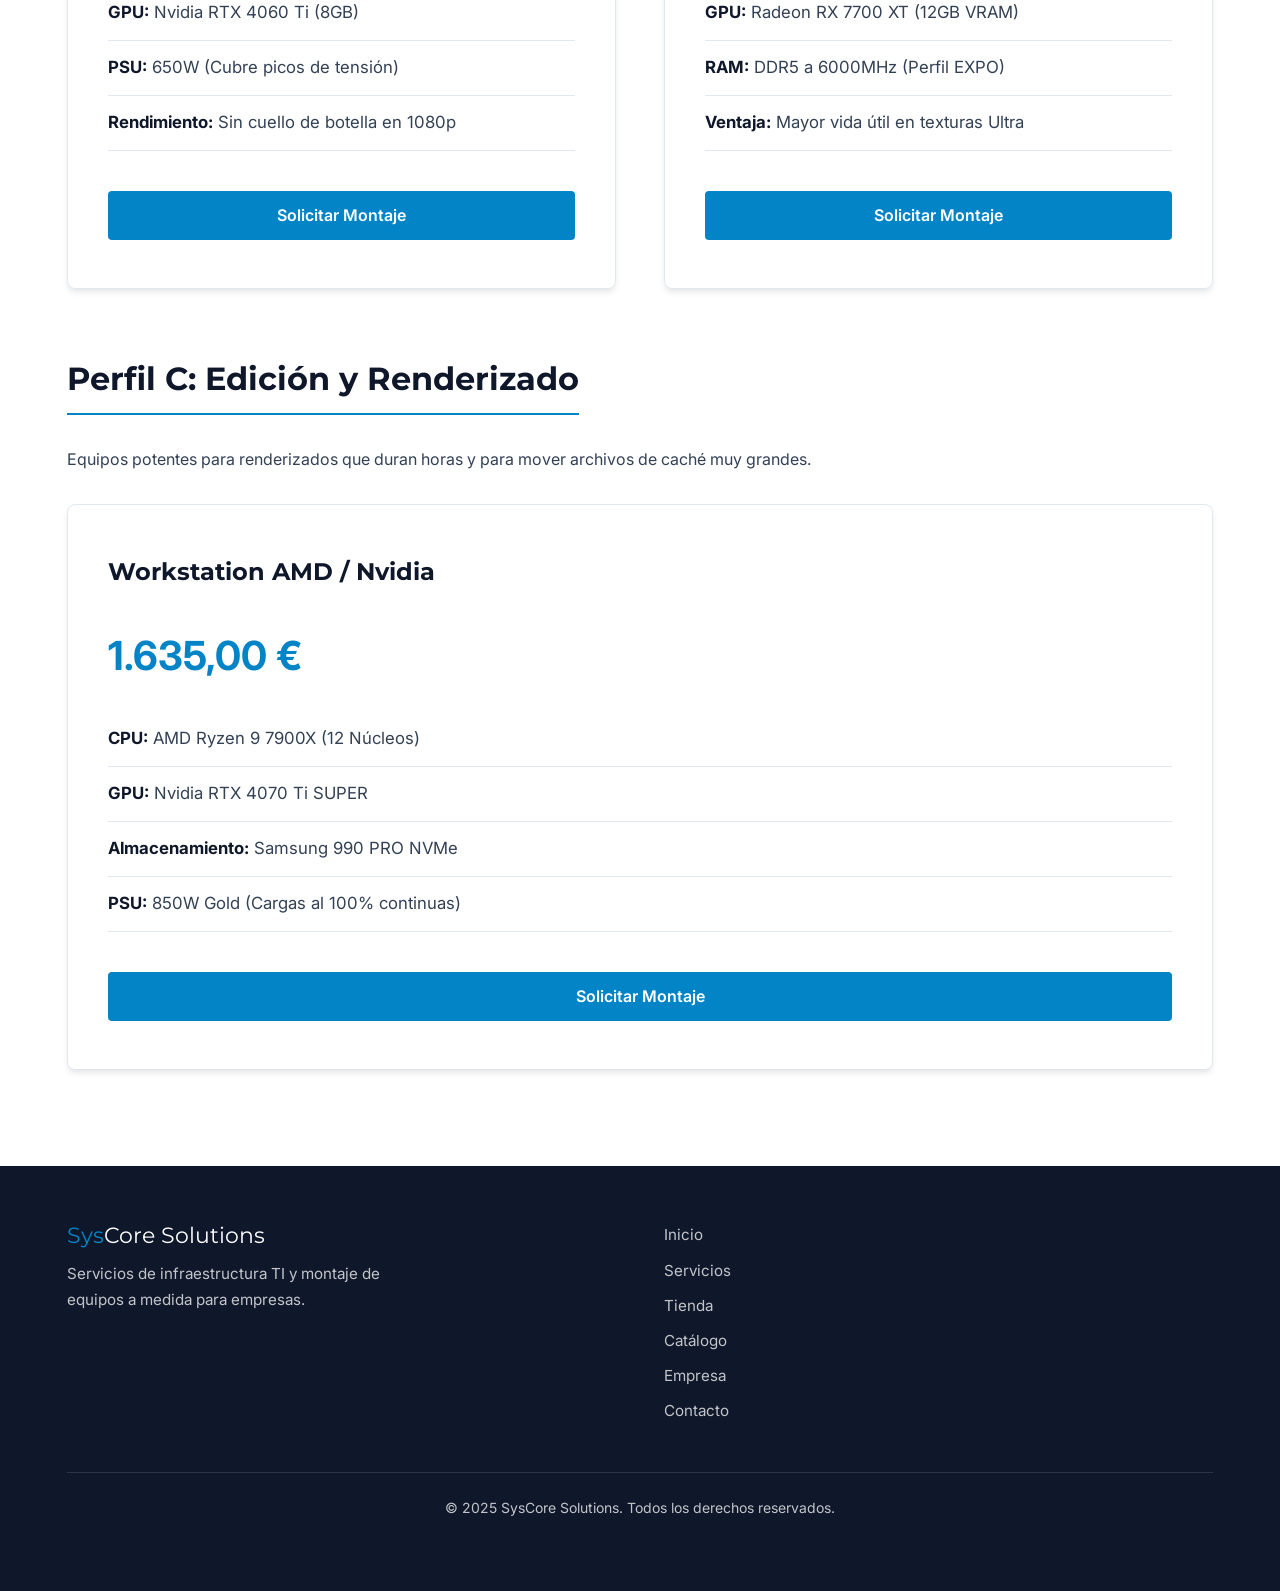
<file: tienda.html>
<!DOCTYPE html>
<html lang="es">

<head>
    <meta charset="UTF-8">
    <meta name="viewport" content="width=device-width, initial-scale=1.0">
    <title>SysCore Solutions - Tienda Hardware</title>
    <link rel="preconnect" href="https://fonts.googleapis.com">
    <link rel="preconnect" href="https://fonts.gstatic.com" crossorigin>
    <link href="https://fonts.googleapis.com/css2?family=Inter:wght@400;500;600&family=Montserrat:wght@700&display=swap"
        rel="stylesheet">
    <link rel="stylesheet" href="styles.css">
</head>

<body class="bg-white">

    <header>
        <div class="container nav-container">
            <div class="logo-container">
                <img src="imagenes/logo.png" alt="Logotipo SysCore Solutions" class="logo-img">
                <div class="logo"><span class="logo-sys">Sys</span>Core<br>Solutions</div>
            </div>
            <div class="menu-toggle">☰</div>
            <nav>
                <ul class="nav-links">
                    <li><a href="index.html">Inicio</a></li>
                    <li><a href="servicios.html">Servicios</a></li>
                    <li><a href="tienda.html">Tienda</a></li>
                    <li><a href="catalogo.html">Catálogo</a></li>
                    <li><a href="empresa.html">Empresa</a></li>
                    <li><a href="contacto.html">Contacto</a></li>
                </ul>
            </nav>
        </div>
    </header>

    <section class="page-section">
        <div class="container">
            <h2 class="section-title">Tienda de Hardware a Medida</h2>

            <h3 class="category-title">Perfil A: Tareas Ofimáticas</h3>
            <p>Equipos diseñados para ofimática intensiva, navegación multitarea y facturación.</p>
            <div class="grid" style="margin-top: 2rem;">
                <div class="tienda-card">
                    <h3>Opción 1: Mini-PC (Barebone)</h3>
                    <div class="price">545,00 €</div>
                    <ul>
                        <li><strong>Base:</strong> ASUS NUC 13 Pro Kit</li>
                        <li><strong>CPU:</strong> Intel Core i5-1340P</li>
                        <li><strong>RAM:</strong> Kingston FURY Impact 16GB (2x8GB) DDR4</li>
                        <li><strong>Almacenamiento:</strong> Samsung 980 500GB PCIe NVMe</li>
                    </ul>
                    <a href="contacto.html" class="btn-primary">Solicitar Montaje</a>
                </div>
                <div class="tienda-card">
                    <h3>Opción 2: Micro-ATX (Por piezas)</h3>
                    <div class="price">405,00 €</div>
                    <ul>
                        <li><strong>CPU:</strong> Intel Core i3-12100</li>
                        <li><strong>RAM:</strong> 16GB DDR4 Optimizado</li>
                        <li><strong>Formato:</strong> Chasis Micro-ATX Compacto</li>
                        <li><strong>Uso ideal:</strong> Estaciones de trabajo estándar</li>
                    </ul>
                    <a href="contacto.html" class="btn-primary">Solicitar Montaje</a>
                </div>
            </div>

            <h3 class="category-title">Perfil B: Gaming y Rendimiento</h3>
            <p>Configuraciones preparadas para fluidez en motores gráficos y altas tasas de refresco.</p>
            <div class="grid" style="margin-top: 2rem;">
                <div class="tienda-card">
                    <h3>Opción Intel / Nvidia</h3>
                    <div class="price">1.050,00 €</div>
                    <ul>
                        <li><strong>CPU:</strong> Intel Core i5-13400F</li>
                        <li><strong>GPU:</strong> Nvidia RTX 4060 Ti (8GB)</li>
                        <li><strong>PSU:</strong> 650W (Cubre picos de tensión)</li>
                        <li><strong>Rendimiento:</strong> Sin cuello de botella en 1080p</li>
                    </ul>
                    <a href="contacto.html" class="btn-primary">Solicitar Montaje</a>
                </div>
                <div class="tienda-card">
                    <h3>Opción AMD / AMD</h3>
                    <div class="price">1.080,00 €</div>
                    <ul>
                        <li><strong>CPU:</strong> Ryzen 5 7600</li>
                        <li><strong>GPU:</strong> Radeon RX 7700 XT (12GB VRAM)</li>
                        <li><strong>RAM:</strong> DDR5 a 6000MHz (Perfil EXPO)</li>
                        <li><strong>Ventaja:</strong> Mayor vida útil en texturas Ultra</li>
                    </ul>
                    <a href="contacto.html" class="btn-primary">Solicitar Montaje</a>
                </div>
            </div>

            <h3 class="category-title">Perfil C: Edición y Renderizado</h3>
            <p>Equipos potentes para renderizados que duran horas y para mover archivos de caché muy grandes.</p>
            <div class="grid" style="margin-top: 2rem;">
                <div class="tienda-card">
                    <h3>Workstation AMD / Nvidia</h3>
                    <div class="price">1.635,00 €</div>
                    <ul>
                        <li><strong>CPU:</strong> AMD Ryzen 9 7900X (12 Núcleos)</li>
                        <li><strong>GPU:</strong> Nvidia RTX 4070 Ti SUPER</li>
                        <li><strong>Almacenamiento:</strong> Samsung 990 PRO NVMe</li>
                        <li><strong>PSU:</strong> 850W Gold (Cargas al 100% continuas)</li>
                    </ul>
                    <a href="contacto.html" class="btn-primary">Solicitar Montaje</a>
                </div>
            </div>

        </div>
    </section>

    <!-- FOOTER -->
    <footer>
        <div class="container footer-container">
            <div class="footer-brand">
                <div class="logo"><span class="logo-sys">Sys</span>Core Solutions</div>
                <p>Servicios de infraestructura TI y montaje de equipos a medida para empresas.</p>
            </div>
            <nav class="footer-nav" aria-label="Navegación pie de página">
                <ul>
                    <li><a href="index.html">Inicio</a></li>
                    <li><a href="servicios.html">Servicios</a></li>
                    <li><a href="tienda.html">Tienda</a></li>
                    <li><a href="catalogo.html">Catálogo</a></li>
                    <li><a href="empresa.html">Empresa</a></li>
                    <li><a href="contacto.html">Contacto</a></li>
                </ul>
            </nav>
            <p class="footer-copy">© 2025 SysCore Solutions. Todos los derechos reservados.</p>
        </div>
    </footer>

</body>

</html>
</file>
<file: styles.css>
/* Variables de color y tipografía */
:root {
    --primary-color: #0F172A;
    --accent-color: #0284C7;
    --bg-light: #F1F5F9;
    --white: #FFFFFF;
    --text-main: #334155;
    --font-headings: 'Montserrat', sans-serif;
    --font-body: 'Inter', sans-serif;
}

* {
    margin: 0;
    padding: 0;
    box-sizing: border-box;
}

/* ZOOM Y RESOLUCIÓN ADAPTABLE: Al usar 100%, respeta el tamaño/zoom del navegador. Todo lo basado en rem escalará. */
html {
    font-size: 100%;
    scroll-behavior: smooth;
}

/* ANIMACIÓN DE TRANSICIÓN AL CAMBIAR DE SECCIÓN/PÁGINA */
@keyframes fadeIn {
    from {
        opacity: 0;
        transform: translateY(15px);
    }

    to {
        opacity: 1;
        transform: translateY(0);
    }
}

body {
    font-family: var(--font-body);
    color: var(--text-main);
    background-color: var(--white);
    line-height: 1.6;
    width: 100%;
    overflow-x: hidden;
    animation: fadeIn 0.5s cubic-bezier(0.25, 0.46, 0.45, 0.94) forwards;
}

h1,
h2,
h3 {
    font-family: var(--font-headings);
    color: var(--primary-color);
    margin-bottom: 1rem;
}

a {
    text-decoration: none;
    color: inherit;
    transition: color 0.3s ease, opacity 0.3s ease;
}

a:hover {
    opacity: 0.8;
}

/* Contenedores ultra fluidos para resoluciones grandes y pequeñas */
.container {
    width: 92%;
    max-width: 85rem;
    margin: 0 auto;
    padding: 0 1rem;
}

.btn-primary {
    display: inline-block;
    background-color: var(--accent-color);
    color: var(--white);
    padding: 0.75rem 1.5rem;
    border-radius: 0.25rem;
    font-weight: 600;
    border: none;
    cursor: pointer;
    transition: background-color 0.3s ease, transform 0.2s ease;
    text-align: center;
}

.btn-primary:hover {
    background-color: #026aa2;
    transform: translateY(-2px);
    opacity: 1;
}

/* CABECERA */
header {
    background-color: var(--white);
    border-bottom: 1px solid #e2e8f0;
    padding: 1rem 0;
    position: sticky;
    top: 0;
    z-index: 1000;
    transition: all 0.3s ease;
}

.nav-container {
    display: flex;
    justify-content: space-between;
    align-items: center;
}

.logo-container {
    display: flex;
    align-items: center;
    gap: 1rem;
}

.logo {
    font-family: var(--font-headings);
    font-size: 1.5rem;
    color: var(--primary-color);
    line-height: 1.2;
}

.logo-img {
    height: 3rem;
    width: auto;
    transition: transform 0.3s ease;
}

.logo-img:hover {
    transform: scale(1.05);
}

.logo-sys {
    color: var(--accent-color);
}

.nav-links {
    display: flex;
    gap: 2.5rem;
    list-style: none;
    font-weight: 500;
}

.nav-links a:hover {
    color: var(--accent-color);
    opacity: 1;
}

.menu-toggle {
    display: none;
    font-size: 1.5rem;
    cursor: pointer;
    color: var(--primary-color);
}

/* HERO (Inicio) */
.hero {
    position: relative;
    width: 100%;
    height: 80vh;
    min-height: 31.25rem;
    max-height: 62.5rem;
    overflow: hidden;
    background-color: #000;
}

.carousel-track {
    display: flex;
    height: 100%;
    width: 100%;
    transition: transform 0.8s cubic-bezier(0.4, 0, 0.2, 1);
}

.slide {
    min-width: 100%;
    height: 100%;
    position: relative;
}

.slide img {
    width: 100%;
    height: 100%;
    object-fit: cover;
    object-position: center;
    opacity: 0.8;
}

.hero-content {
    position: absolute;
    bottom: 10%;
    left: 5%;
    z-index: 10;
    color: white;
    background: rgba(15, 23, 42, 0.7);
    padding: 3rem;
    border-radius: 0.5rem;
    max-width: 43.75rem;
    width: 90%;
    backdrop-filter: blur(5px);
    border: 1px solid rgba(255, 255, 255, 0.2);
}

.hero h1 {
    font-size: 3.5rem;
    line-height: 1.2;
    color: white;
    margin-bottom: 1.5rem;
}

.hero p {
    font-size: 1.25rem;
    margin-bottom: 2rem;
    opacity: 0.9;
}

.carousel-control {
    position: absolute;
    top: 50%;
    transform: translateY(-50%);
    background: rgba(255, 255, 255, 0.3);
    border: none;
    color: white;
    font-size: 2rem;
    padding: 1rem;
    cursor: pointer;
    z-index: 20;
    border-radius: 50%;
    transition: background 0.3s ease, transform 0.3s ease;
    backdrop-filter: blur(2px);
}

.carousel-control:hover {
    background: rgba(255, 255, 255, 0.7);
    transform: translateY(-50%) scale(1.1);
}

.carousel-control.prev {
    left: 2rem;
}

.carousel-control.next {
    right: 2rem;
}

.carousel-indicators {
    position: absolute;
    bottom: 2rem;
    left: 50%;
    transform: translateX(-50%);
    display: flex;
    gap: 0.75rem;
    list-style: none;
    z-index: 20;
}

.indicator {
    width: 0.875rem;
    height: 0.875rem;
    background-color: rgba(255, 255, 255, 0.5);
    border-radius: 50%;
    cursor: pointer;
    transition: background-color 0.3s ease, transform 0.3s ease;
}

.indicator:hover {
    transform: scale(1.2);
}

.indicator.active {
    background-color: var(--accent-color);
    transform: scale(1.2);
}

/* SECCIONES GENERALES */
.page-section {
    padding: 6rem 0;
}

.bg-light {
    background-color: var(--bg-light);
}

.bg-white {
    background-color: var(--white);
}

.section-title {
    text-align: center;
    font-size: 3rem;
    margin-bottom: 4rem;
}

/* LISTA DE SERVICIOS (Resolución adaptable) */
.services-list {
    display: flex;
    flex-direction: column;
    gap: 4rem;
}

.service-row {
    display: flex;
    align-items: stretch;
    gap: 4rem;
    background-color: var(--white);
    border: 1px solid #e2e8f0;
    border-radius: 0.5rem;
    overflow: hidden;
    box-shadow: 0 0.25rem 0.375rem -0.0625rem rgba(0, 0, 0, 0.1);
    transition: transform 0.3s ease, box-shadow 0.3s ease;
}

.service-row:hover {
    transform: translateY(-0.3125rem);
    box-shadow: 0 1rem 2rem -0.5rem rgba(0, 0, 0, 0.15);
}

.service-row:nth-child(even) {
    flex-direction: row-reverse;
}

.service-img-container {
    flex: 1;
    min-width: 25rem;
    display: flex;
    align-items: center;
    justify-content: center;
    background-color: var(--bg-light);
    padding: 1.5rem;
}

.service-img-container img {
    width: 100%;
    height: 100%;
    max-height: 25rem;
    object-fit: contain;
    display: block;
    transition: transform 0.5s ease;
}

.service-row:hover .service-img-container img {
    transform: scale(1.03);
}

.service-details {
    flex: 1.5;
    padding: 3rem;
    display: flex;
    flex-direction: column;
    justify-content: center;
}

.service-details h3 {
    font-size: 2.25rem;
    margin-bottom: 1rem;
}

.service-details p {
    font-size: 1.125rem;
    margin-bottom: 1.5rem;
    color: var(--text-main);
    line-height: 1.8;
}

.card-link {
    color: var(--accent-color);
    font-weight: 600;
    font-size: 1.05rem;
    display: inline-flex;
    align-items: center;
    gap: 0.3125rem;
}

.card-link:hover {
    opacity: 1;
    text-decoration: underline;
}

/* GRID PARA LA TIENDA Y OTROS */
.grid {
    display: grid;
    grid-template-columns: repeat(auto-fit, minmax(22rem, 1fr));
    gap: 3rem;
}

/* TIENDA */
.category-title {
    font-size: 2rem;
    margin: 4rem 0 2rem;
    border-bottom: 0.125rem solid var(--accent-color);
    padding-bottom: 0.5rem;
    display: inline-block;
}

.tienda-card {
    background-color: var(--white);
    border: 1px solid #e2e8f0;
    border-radius: 0.5rem;
    padding: 3rem 2.5rem;
    box-shadow: 0 0.25rem 0.375rem -0.0625rem rgba(0, 0, 0, 0.1);
    display: flex;
    flex-direction: column;
    transition: transform 0.3s ease, box-shadow 0.3s ease;
}

.tienda-card:hover {
    transform: translateY(-0.3125rem);
    box-shadow: 0 1rem 2rem -0.5rem rgba(0, 0, 0, 0.15);
}

.tienda-card h3 {
    font-size: 1.5rem;
    color: var(--primary-color);
    margin-bottom: 0.5rem;
}

.tienda-card .price {
    font-size: 2.5rem;
    font-weight: 700;
    color: var(--accent-color);
    margin: 1.5rem 0;
}

.tienda-card ul {
    list-style: none;
    margin-bottom: 2.5rem;
    flex-grow: 1;
}

.tienda-card ul li {
    padding: 0.85rem 0;
    border-bottom: 1px solid #e2e8f0;
    font-size: 1.05rem;
}

.tienda-card ul li strong {
    color: var(--primary-color);
}

/* EMPRESA */
.empresa-grid {
    display: grid;
    grid-template-columns: 1fr 1fr;
    gap: 4rem;
    align-items: center;
}

.empresa-info h2 {
    font-size: 3rem;
    margin-bottom: 1.5rem;
}

.empresa-info p {
    margin-bottom: 1.5rem;
    font-size: 1.125rem;
    line-height: 1.8;
}

/* Contenedor del mapa de OpenStreetMap */
.empresa-mapa {
    width: 100%;
    height: 25rem;
    background-color: #cbd5e1;
    border-radius: 0.5rem;
    border: 0.125rem solid #e2e8f0;
    z-index: 1;
    /* Previene conflictos con menús desplegables si los añades luego */
}

/* Evita que los iconos del mapa hereden estilos de imagen de la web */
.leaflet-container img {
    max-width: none !important;
    padding: 0 !important;
}

/* CONTACTO */
.contact-form {
    max-width: 40rem;
    margin: 0 auto;
    display: flex;
    flex-direction: column;
    gap: 1.5rem;
    background-color: var(--bg-light);
    padding: 3rem;
    border-radius: 0.5rem;
    box-shadow: 0 0.25rem 0.375rem -0.0625rem rgba(0, 0, 0, 0.1);
}

.form-group label {
    display: block;
    margin-bottom: 0.5rem;
    font-weight: 600;
    color: var(--primary-color);
}

.contact-form input,
.contact-form select,
.contact-form textarea {
    width: 100%;
    padding: 1rem;
    border: 1px solid #cbd5e1;
    border-radius: 0.25rem;
    font-family: inherit;
    font-size: 1rem;
    transition: border-color 0.3s ease, box-shadow 0.3s ease;
}

.contact-form input:focus,
.contact-form select:focus,
.contact-form textarea:focus {
    outline: none;
    border-color: var(--accent-color);
    box-shadow: 0 0 0 0.1875rem rgba(2, 132, 199, 0.2);
}

/* RESPONSIVE Y ADAPTABILIDAD AL ZOOM */
@media (max-width: 1200px) {
    html {
        font-size: 95%;
    }

    .service-row {
        gap: 2rem;
    }

    .service-img-container {
        min-width: 20rem;
    }
}

@media (max-width: 1024px) {
    html {
        font-size: 90%;
    }

    .hero {
        height: 70vh;
    }

    .hero-content {
        padding: 2rem;
    }

    .hero h1 {
        font-size: 3rem;
    }

    .empresa-grid {
        gap: 3rem;
    }

    .service-details {
        padding: 2rem;
    }

    .nav-links {
        gap: 1.5rem;
    }
}

@media (max-width: 768px) {
    html {
        font-size: 85%;
    }

    .nav-links {
        display: none;
    }

    .menu-toggle {
        display: block;
    }

    .logo-container {
        gap: 0.625rem;
    }

    .logo-img {
        height: 2.5rem;
    }

    .hero {
        height: 60vh;
    }

    .hero-content {
        left: 0;
        bottom: 0;
        width: 100%;
        border-radius: 0;
        padding: 1.5rem;
    }

    .hero h1 {
        font-size: 2.5rem;
    }

    .hero p {
        font-size: 1.125rem;
    }

    .carousel-control {
        font-size: 1.5rem;
        padding: 0.75rem;
    }

    .carousel-control.prev {
        left: 1rem;
    }

    .carousel-control.next {
        right: 1rem;
    }

    /* Adaptación de la lista a vertical en móviles */
    .service-row,
    .service-row:nth-child(even) {
        flex-direction: column;
        gap: 0;
    }

    .service-img-container {
        width: 100%;
        padding: 2rem 1rem;
        border-bottom: 1px solid #e2e8f0;
    }

    .service-img-container img {
        max-height: 15.625rem;
    }

    .grid {
        grid-template-columns: 1fr;
        gap: 2rem;
    }

    .empresa-grid {
        grid-template-columns: 1fr;
    }

    .contact-form {
        padding: 1.5rem;
    }

    .section-title {
        font-size: 2.5rem;
    }
}

/* FOOTER */
footer {
    background-color: var(--primary-color);
    color: rgba(255, 255, 255, 0.75);
    padding: 3.5rem 0 2rem;
    margin-top: auto;
}

.footer-container {
    display: grid;
    grid-template-columns: 1fr 1fr;
    gap: 3rem;
    align-items: start;
    margin-bottom: 2.5rem;
}

.footer-brand .logo {
    color: var(--white);
    font-size: 1.4rem;
    margin-bottom: 0.75rem;
}

.footer-brand p {
    font-size: 0.95rem;
    line-height: 1.7;
    max-width: 22rem;
}

.footer-nav ul {
    list-style: none;
    display: flex;
    flex-direction: column;
    gap: 0.6rem;
}

.footer-nav a {
    color: rgba(255, 255, 255, 0.75);
    font-size: 0.95rem;
    transition: color 0.2s ease;
}

.footer-nav a:hover {
    color: var(--accent-color);
    opacity: 1;
}

.footer-copy {
    border-top: 1px solid rgba(255, 255, 255, 0.12);
    padding-top: 1.5rem;
    text-align: center;
    font-size: 0.875rem;
    grid-column: 1 / -1;
}

/* DESTACADOS (Portada) */
.highlights-grid {
    display: grid;
    grid-template-columns: repeat(auto-fit, minmax(14rem, 1fr));
    gap: 2rem;
}

.highlight-card {
    background-color: var(--white);
    border: 1px solid #e2e8f0;
    border-radius: 0.5rem;
    padding: 2rem;
    text-align: center;
    box-shadow: 0 0.25rem 0.375rem -0.0625rem rgba(0, 0, 0, 0.08);
    transition: transform 0.3s ease, box-shadow 0.3s ease;
}

.highlight-card:hover {
    transform: translateY(-0.3125rem);
    box-shadow: 0 1rem 2rem -0.5rem rgba(0, 0, 0, 0.13);
}

.highlight-icon {
    font-size: 2.5rem;
    margin-bottom: 1rem;
    display: block;
}

.highlight-card h3 {
    font-size: 1.15rem;
    margin-bottom: 0.5rem;
}

.highlight-card p {
    font-size: 0.95rem;
    color: var(--text-main);
    line-height: 1.6;
}

/* CTA BANNER */
.cta-banner {
    background-color: var(--accent-color);
    color: var(--white);
    text-align: center;
    padding: 4rem 0;
}

.cta-banner h2 {
    color: var(--white);
    font-size: 2rem;
    margin-bottom: 1rem;
}

.cta-banner p {
    font-size: 1.1rem;
    margin-bottom: 2rem;
    opacity: 0.92;
}

.btn-secondary {
    display: inline-block;
    background-color: var(--white);
    color: var(--accent-color);
    padding: 0.75rem 1.75rem;
    border-radius: 0.25rem;
    font-weight: 700;
    transition: background-color 0.3s ease, transform 0.2s ease;
}

.btn-secondary:hover {
    background-color: #e0f0fa;
    transform: translateY(-2px);
    opacity: 1;
}

/* FICHA DETALLE */
.ficha-hero {
    background-color: var(--primary-color);
    color: var(--white);
    padding: 5rem 0 4rem;
}

.ficha-hero h1 {
    color: var(--white);
    font-size: 2.75rem;
    margin-bottom: 1rem;
}

.ficha-hero p {
    font-size: 1.15rem;
    opacity: 0.85;
    max-width: 40rem;
    line-height: 1.8;
}

.ficha-features {
    display: grid;
    grid-template-columns: repeat(auto-fit, minmax(18rem, 1fr));
    gap: 2rem;
    margin-top: 3rem;
}

.ficha-feature-item {
    background-color: var(--bg-light);
    border-radius: 0.5rem;
    padding: 2rem;
    border-left: 4px solid var(--accent-color);
}

.ficha-feature-item h4 {
    font-size: 1.1rem;
    margin-bottom: 0.5rem;
    color: var(--primary-color);
}

.ficha-feature-item p {
    font-size: 0.95rem;
    line-height: 1.7;
}

/* RESPONSIVE FOOTER */
@media (max-width: 768px) {
    .footer-container {
        grid-template-columns: 1fr;
        gap: 2rem;
    }

    .footer-nav ul {
        flex-direction: row;
        flex-wrap: wrap;
        gap: 0.75rem 1.5rem;
    }

    .ficha-hero h1 {
        font-size: 2rem;
    }
}
</file>
